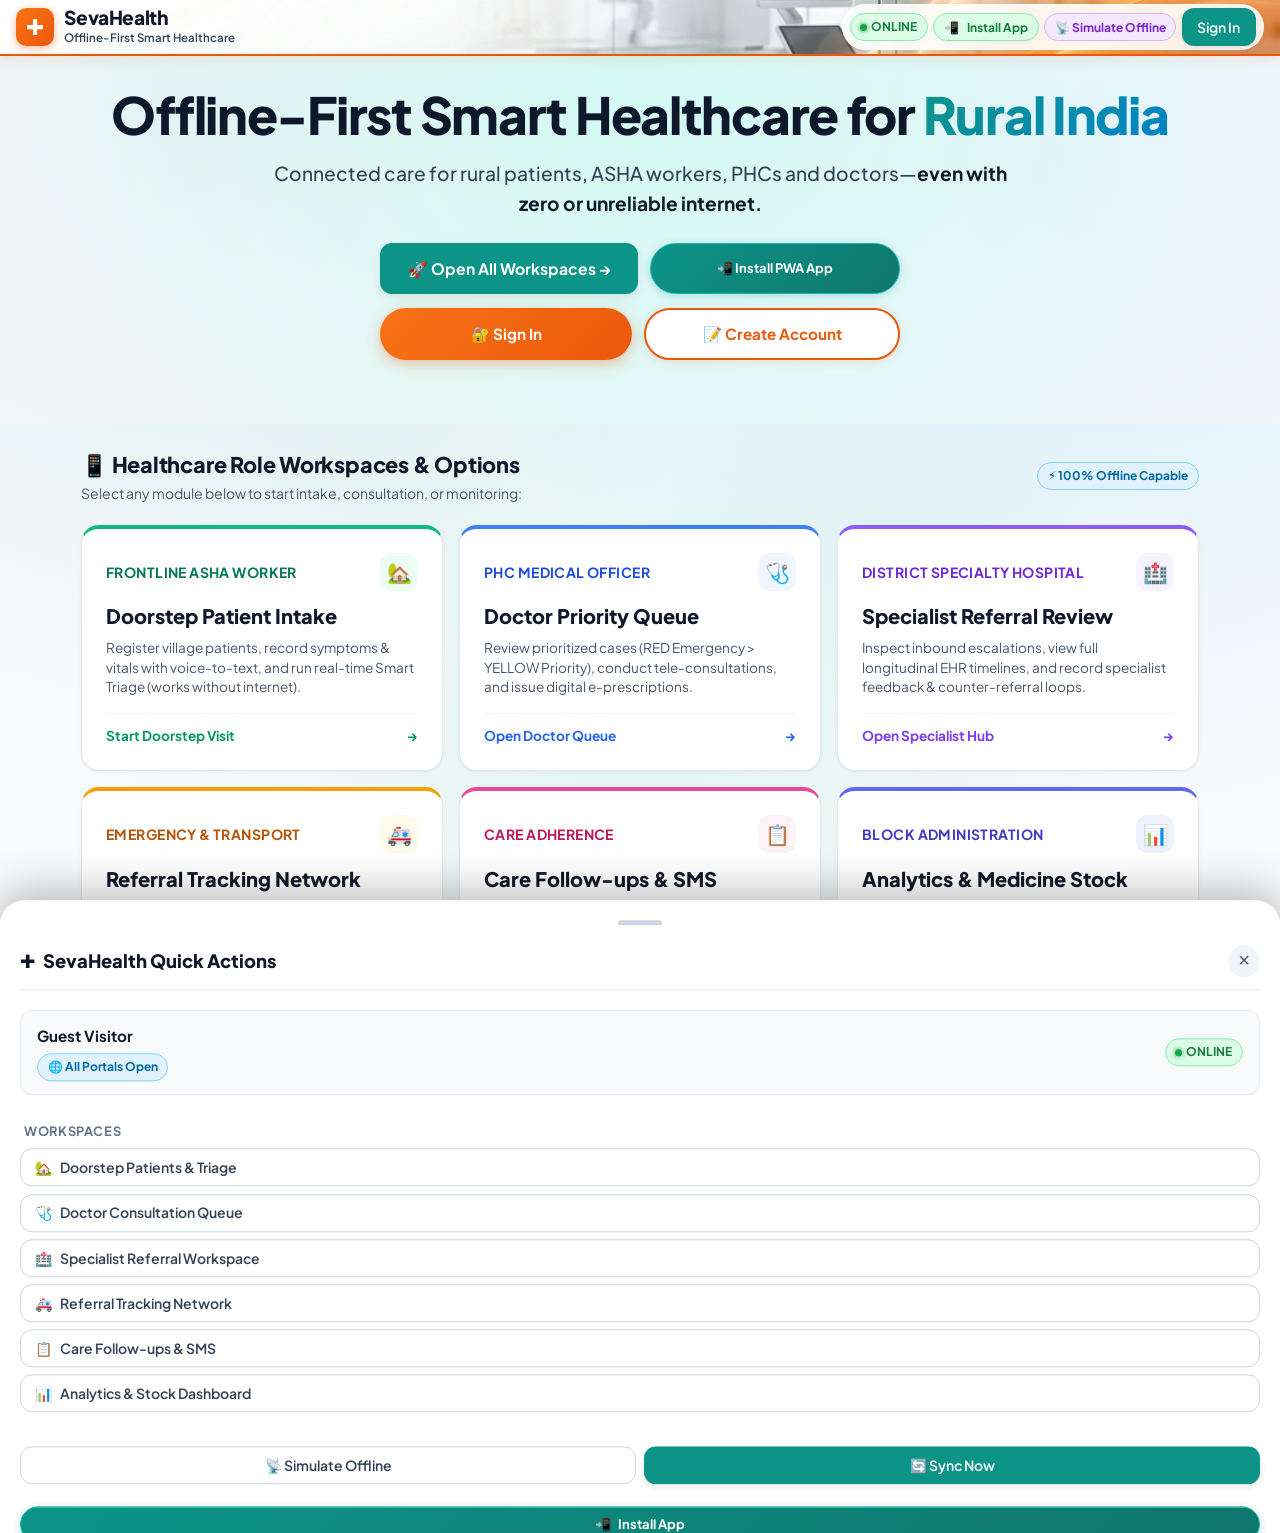
<file: frontend/index.html>
<!DOCTYPE html>
<html lang="en">
<head>
  <meta charset="UTF-8">
  <meta name="viewport" content="width=device-width, initial-scale=1.0, maximum-scale=1.0, user-scalable=no, viewport-fit=cover">
  <title>SevaHealth - Offline-First Smart Healthcare for Rural India</title>
  <meta name="description" content="Connected care for rural patients, ASHA workers, PHCs and doctors—even with unreliable internet.">
  <link rel="manifest" href="manifest.json">
  <link rel="icon" type="image/png" sizes="192x192" href="icons/icon-192.png">
  <link rel="apple-touch-icon" href="icons/icon-192.png">
  <meta name="theme-color" content="#ea580c">
  <meta name="apple-mobile-web-app-capable" content="yes">
  <meta name="apple-mobile-web-app-status-bar-style" content="default">
  <link rel="preconnect" href="https://fonts.googleapis.com">
  <link rel="preconnect" href="https://fonts.gstatic.com" crossorigin>
  <link href="https://fonts.googleapis.com/css2?family=Plus+Jakarta+Sans:wght@400;500;600;700;800&display=swap" rel="stylesheet">
  <link rel="stylesheet" href="css/style.css?v=4.2.0">
</head>
<body class="page-landing">

  <!-- Top Navigation Header (Mobile App Bar) -->
  <header class="site-header">
    <div class="header-container">
      <a href="index.html" class="brand">
        <div class="brand-icon" style="background: linear-gradient(135deg, #f97316, #ea580c) !important; color: #ffffff !important; box-shadow: 0 2px 8px rgba(234, 88, 12, 0.4) !important;">✚</div>
        <div class="brand-text">
          <h1 data-i18n="app_title">SevaHealth</h1>
          <span data-i18n="app_subtitle">Offline-First Smart Healthcare</span>
        </div>
      </a>

      <div class="header-controls">
        <span id="network-status-badge" class="badge badge-status-online">
          <span class="badge-status-dot status-online"></span>
          <span>ONLINE</span>
        </span>

        <!-- Desktop Only Buttons -->
        <div class="desktop-only-header" style="display: inline-flex; align-items: center; gap: 0.35rem;">
          <button id="btn-install-pwa" class="btn btn-outline btn-sm btn-pwa-pill" onclick="triggerPWAInstall()" title="Install SevaHealth App for offline use">
            <span>📲</span> <span data-i18n="btn_install_app">Install App</span>
          </button>

          <button id="btn-toggle-offline-demo" class="btn btn-outline btn-sm" onclick="toggleSimulatedOffline()">
            📡 Simulate Offline
          </button>

          <a href="login.html" class="btn btn-primary btn-sm" data-i18n="sign_in">Sign In &rarr;</a>
        </div>

        <!-- Mobile Hamburger Menu Button -->
        <button id="btn-mobile-menu" class="btn-mobile-menu" aria-label="Open Actions Menu">
          <span>☰</span>
        </button>
      </div>
    </div>
  </header>

  <!-- Hero & All Options Grid -->
  <main>
    <section style="padding: 1.75rem 1rem 2rem; background: radial-gradient(circle at 50% 5%, rgba(204, 251, 241, 0.75) 0%, rgba(248, 250, 252, 0.5) 80%);">
      <div style="max-width: 1100px; margin: 0 auto; text-align: center;">

        <h1 style="font-size: clamp(1.75rem, 5vw, 3.2rem); font-weight: 800; color: var(--slate-900); line-height: 1.2; margin-bottom: 0.85rem; letter-spacing: -0.025em;">
          Offline-First Smart Healthcare for <span style="color: var(--primary); background: linear-gradient(135deg, var(--primary), #0284c7); -webkit-background-clip: text; -webkit-text-fill-color: transparent;">Rural India</span>
        </h1>

        <p style="font-size: clamp(0.95rem, 2.2vw, 1.2rem); color: var(--slate-700); max-width: 760px; margin: 0 auto 1.5rem; line-height: 1.55; font-weight: 500;">
          Connected care for rural patients, ASHA workers, PHCs and doctors—<strong style="color: var(--slate-900);">even with zero or unreliable internet.</strong>
        </p>

        <!-- Quick Action Primary Buttons -->
        <div style="display: flex; flex-direction: column; align-items: center; gap: 0.85rem; margin-bottom: 2rem; width: 100%; max-width: 520px; margin-left: auto; margin-right: auto;">
          <div style="display: flex; gap: 0.75rem; justify-content: center; flex-wrap: wrap; width: 100%;">
            <a href="login.html?tab=login" class="btn btn-primary" style="padding: 0.75rem 1.5rem; font-weight: 700; flex: 1; min-width: 170px; text-align: center;">
              🚀 Open All Workspaces &rarr;
            </a>
            <button class="btn btn-install-app" onclick="triggerPWAInstall()" style="padding: 0.75rem 1.25rem; flex: 1; min-width: 150px;">
              📲 Install PWA App
            </button>
          </div>
          
          <div style="display: flex; gap: 0.75rem; justify-content: center; flex-wrap: wrap; width: 100%;">
            <a href="login.html?tab=login" class="btn" style="flex: 1; min-width: 140px; padding: 0.75rem 1.25rem; font-weight: 700; background: linear-gradient(135deg, #f97316, #ea580c); color: #ffffff; border-radius: 9999px; text-decoration: none; display: inline-flex; align-items: center; justify-content: center; gap: 0.4rem; box-shadow: 0 4px 14px rgba(234, 88, 12, 0.35); font-size: 0.95rem; border: none;">
              🔐 Sign In
            </a>
            <a href="login.html?tab=register" class="btn" style="flex: 1; min-width: 150px; padding: 0.75rem 1.25rem; font-weight: 700; background: #ffffff; color: #ea580c; border: 2px solid #ea580c; border-radius: 9999px; text-decoration: none; display: inline-flex; align-items: center; justify-content: center; gap: 0.4rem; box-shadow: 0 2px 8px rgba(234, 88, 12, 0.15); font-size: 0.95rem;">
              📝 Create Account
            </a>
          </div>
        </div>

      </div>
    </section>

    <!-- App Module Options Section (Grid like Play Store / Amazon App Hub) -->
    <section style="max-width: 1150px; margin: 0 auto; padding: 1.5rem 1rem 3rem;">
      <div style="display: flex; justify-content: space-between; align-items: center; margin-bottom: 1.25rem; flex-wrap: wrap; gap: 0.5rem;">
        <div>
          <h2 style="font-size: 1.35rem; font-weight: 800; color: var(--slate-900); letter-spacing: -0.01em;">
            📱 Healthcare Role Workspaces &amp; Options
          </h2>
          <p style="font-size: 0.875rem; color: var(--slate-600);">
            Select any module below to start intake, consultation, or monitoring:
          </p>
        </div>
        <span class="badge badge-primary">⚡ 100% Offline Capable</span>
      </div>

      <!-- 6 Primary Options Tiles -->
      <div class="cards-grid" style="grid-template-columns: repeat(auto-fit, minmax(280px, 1fr)); gap: 1rem; margin-bottom: 2.5rem;">
        
        <!-- Option 1: Doorstep Intake -->
        <a href="patient.html" class="stat-card" style="text-decoration: none; border-top: 4px solid #10b981; display: flex; flex-direction: column;">
          <div class="stat-card-header">
            <span class="stat-title" style="color: #047857;">Frontline ASHA Worker</span>
            <div class="stat-icon" style="background: #ecfdf5; color: #10b981;">🏡</div>
          </div>
          <div style="font-size: 1.25rem; font-weight: 800; color: var(--slate-900); margin-bottom: 0.35rem;">
            Doorstep Patient Intake
          </div>
          <p style="font-size: 0.85rem; color: var(--slate-600); line-height: 1.45; margin-bottom: 1rem; flex: 1;">
            Register village patients, record symptoms &amp; vitals with voice-to-text, and run real-time Smart Triage (works without internet).
          </p>
          <div style="display: flex; align-items: center; justify-content: space-between; font-size: 0.85rem; font-weight: 700; color: #059669; border-top: 1px solid var(--slate-100); padding-top: 0.65rem;">
            <span>Start Doorstep Visit</span>
            <span>&rarr;</span>
          </div>
        </a>

        <!-- Option 2: Doctor Queue -->
        <a href="doctor.html" class="stat-card" style="text-decoration: none; border-top: 4px solid #3b82f6; display: flex; flex-direction: column;">
          <div class="stat-card-header">
            <span class="stat-title" style="color: #1d4ed8;">PHC Medical Officer</span>
            <div class="stat-icon" style="background: #eff6ff; color: #3b82f6;">🩺</div>
          </div>
          <div style="font-size: 1.25rem; font-weight: 800; color: var(--slate-900); margin-bottom: 0.35rem;">
            Doctor Priority Queue
          </div>
          <p style="font-size: 0.85rem; color: var(--slate-600); line-height: 1.45; margin-bottom: 1rem; flex: 1;">
            Review prioritized cases (RED Emergency &gt; YELLOW Priority), conduct tele-consultations, and issue digital e-prescriptions.
          </p>
          <div style="display: flex; align-items: center; justify-content: space-between; font-size: 0.85rem; font-weight: 700; color: #2563eb; border-top: 1px solid var(--slate-100); padding-top: 0.65rem;">
            <span>Open Doctor Queue</span>
            <span>&rarr;</span>
          </div>
        </a>

        <!-- Option 3: Specialist Portal -->
        <a href="specialist.html" class="stat-card" style="text-decoration: none; border-top: 4px solid #8b5cf6; display: flex; flex-direction: column;">
          <div class="stat-card-header">
            <span class="stat-title" style="color: #6d28d9;">District Specialty Hospital</span>
            <div class="stat-icon" style="background: #f5f3ff; color: #8b5cf6;">🏥</div>
          </div>
          <div style="font-size: 1.25rem; font-weight: 800; color: var(--slate-900); margin-bottom: 0.35rem;">
            Specialist Referral Review
          </div>
          <p style="font-size: 0.85rem; color: var(--slate-600); line-height: 1.45; margin-bottom: 1rem; flex: 1;">
            Inspect inbound escalations, view full longitudinal EHR timelines, and record specialist feedback &amp; counter-referral loops.
          </p>
          <div style="display: flex; align-items: center; justify-content: space-between; font-size: 0.85rem; font-weight: 700; color: #7c3aed; border-top: 1px solid var(--slate-100); padding-top: 0.65rem;">
            <span>Open Specialist Hub</span>
            <span>&rarr;</span>
          </div>
        </a>

        <!-- Option 4: Tracked Referrals -->
        <a href="referrals.html" class="stat-card" style="text-decoration: none; border-top: 4px solid #f59e0b; display: flex; flex-direction: column;">
          <div class="stat-card-header">
            <span class="stat-title" style="color: #b45309;">Emergency &amp; Transport</span>
            <div class="stat-icon" style="background: #fffbeb; color: #f59e0b;">🚑</div>
          </div>
          <div style="font-size: 1.25rem; font-weight: 800; color: var(--slate-900); margin-bottom: 0.35rem;">
            Referral Tracking Network
          </div>
          <p style="font-size: 0.85rem; color: var(--slate-600); line-height: 1.45; margin-bottom: 1rem; flex: 1;">
            End-to-end tracked escalation: Sub-Centre &rarr; PHC &rarr; District Hospital &rarr; Home Follow-up with zero lost cases.
          </p>
          <div style="display: flex; align-items: center; justify-content: space-between; font-size: 0.85rem; font-weight: 700; color: #d97706; border-top: 1px solid var(--slate-100); padding-top: 0.65rem;">
            <span>Track All Referrals</span>
            <span>&rarr;</span>
          </div>
        </a>

        <!-- Option 5: Follow-ups & SMS -->
        <a href="followups.html" class="stat-card" style="text-decoration: none; border-top: 4px solid #ec4899; display: flex; flex-direction: column;">
          <div class="stat-card-header">
            <span class="stat-title" style="color: #be185d;">Care Adherence</span>
            <div class="stat-icon" style="background: #fdf2f8; color: #ec4899;">📋</div>
          </div>
          <div style="font-size: 1.25rem; font-weight: 800; color: var(--slate-900); margin-bottom: 0.35rem;">
            Care Follow-ups &amp; SMS
          </div>
          <p style="font-size: 0.85rem; color: var(--slate-600); line-height: 1.45; margin-bottom: 1rem; flex: 1;">
            Schedule post-consultation home visits and trigger automated bilingual SMS reminders (English &amp; Telugu).
          </p>
          <div style="display: flex; align-items: center; justify-content: space-between; font-size: 0.85rem; font-weight: 700; color: #db2777; border-top: 1px solid var(--slate-100); padding-top: 0.65rem;">
            <span>View Follow-up Tasks</span>
            <span>&rarr;</span>
          </div>
        </a>

        <!-- Option 6: Administrator Dashboard -->
        <a href="dashboard.html" class="stat-card" style="text-decoration: none; border-top: 4px solid #6366f1; display: flex; flex-direction: column;">
          <div class="stat-card-header">
            <span class="stat-title" style="color: #4338ca;">Block Administration</span>
            <div class="stat-icon" style="background: #eef2ff; color: #6366f1;">📊</div>
          </div>
          <div style="font-size: 1.25rem; font-weight: 800; color: var(--slate-900); margin-bottom: 0.35rem;">
            Analytics &amp; Medicine Stock
          </div>
          <p style="font-size: 0.85rem; color: var(--slate-600); line-height: 1.45; margin-bottom: 1rem; flex: 1;">
            Executive overview of village health metrics, high-risk flags, PHC drug inventory, and offline sync health.
          </p>
          <div style="display: flex; align-items: center; justify-content: space-between; font-size: 0.85rem; font-weight: 700; color: #4f46e5; border-top: 1px solid var(--slate-100); padding-top: 0.65rem;">
            <span>Open Analytics Dashboard</span>
            <span>&rarr;</span>
          </div>
        </a>

      </div>

      <!-- Care Journey Visual Flow Diagram -->
      <div id="care-journey" style="background: var(--white); border: 1.5px solid var(--slate-200); border-radius: var(--radius-lg); padding: 1.75rem 1.25rem; box-shadow: var(--shadow-sm); margin-bottom: 2rem;">
        <h3 style="font-size: 1.1rem; text-transform: uppercase; letter-spacing: 0.05em; color: var(--slate-600); margin-bottom: 1rem; font-weight: 800; text-align: center;">
          🌟 Seamless Rural Care Journey (Continuous Loop)
        </h3>

        <div class="flow-diagram">
          <div class="flow-step"><span>🏡</span> Doorstep Patient</div>
          <div class="flow-arrow">&rarr;</div>
          <div class="flow-step"><span>🩺</span> ASHA Worker (Offline)</div>
          <div class="flow-arrow">&rarr;</div>
          <div class="flow-step"><span style="color:var(--risk-red);">⚡</span> Smart Triage</div>
          <div class="flow-arrow">&rarr;</div>
          <div class="flow-step"><span>👨‍⚕️</span> PHC Doctor Consult</div>
          <div class="flow-arrow">&rarr;</div>
          <div class="flow-step"><span>🚑</span> Tracked Referral</div>
          <div class="flow-arrow">&rarr;</div>
          <div class="flow-step"><span>📋</span> Home Follow-up</div>
        </div>

        <p style="font-size: 0.95rem; color: var(--primary-dark); font-weight: 700; margin-top: 1rem; text-align: center;">
          &ldquo;Care continues even when the internet does not.&rdquo;
        </p>
      </div>

    </section>
  </main>

  <!-- Mobile Actions Drawer & Backdrop -->
  <div id="mobile-drawer-backdrop" class="mobile-drawer-backdrop"></div>
  <div id="mobile-actions-drawer" class="mobile-actions-drawer">
    <div class="mobile-drawer-handle"></div>
    <div class="mobile-drawer-header">
      <div class="mobile-drawer-title">
        <span>✚</span> <span>SevaHealth Quick Actions</span>
      </div>
      <button id="mobile-drawer-close" class="mobile-drawer-close">&times;</button>
    </div>
    <div class="mobile-drawer-body">
      
      <!-- User / Guest Card -->
      <div class="mobile-drawer-user-card">
        <div>
          <strong id="mobile-user-name" style="display: block; font-size: 0.95rem; color: var(--slate-900);">Guest Visitor</strong>
          <span id="mobile-user-role-badge" class="badge badge-primary" style="margin-top: 0.25rem;">🌐 All Portals Open</span>
        </div>
        <span id="mobile-network-status-badge" class="badge badge-status-online">
          <span class="badge-status-dot status-online"></span>
          <span>ONLINE</span>
        </span>
      </div>

      <!-- Quick Links to All 6 Options -->
      <div style="display: flex; flex-direction: column; gap: 0.45rem; margin: 0.75rem 0;">
        <strong style="font-size: 0.8rem; text-transform: uppercase; color: var(--slate-500); letter-spacing: 0.05em; padding-left: 0.25rem;">Workspaces</strong>
        <a href="patient.html" class="btn btn-outline btn-sm btn-block" style="justify-content: flex-start; text-align: left;">
          <span>🏡</span> <span>Doorstep Patients &amp; Triage</span>
        </a>
        <a href="doctor.html" class="btn btn-outline btn-sm btn-block" style="justify-content: flex-start; text-align: left;">
          <span>🩺</span> <span>Doctor Consultation Queue</span>
        </a>
        <a href="specialist.html" class="btn btn-outline btn-sm btn-block" style="justify-content: flex-start; text-align: left;">
          <span>🏥</span> <span>Specialist Referral Workspace</span>
        </a>
        <a href="referrals.html" class="btn btn-outline btn-sm btn-block" style="justify-content: flex-start; text-align: left;">
          <span>🚑</span> <span>Referral Tracking Network</span>
        </a>
        <a href="followups.html" class="btn btn-outline btn-sm btn-block" style="justify-content: flex-start; text-align: left;">
          <span>📋</span> <span>Care Follow-ups &amp; SMS</span>
        </a>
        <a href="dashboard.html" class="btn btn-outline btn-sm btn-block" style="justify-content: flex-start; text-align: left;">
          <span>📊</span> <span>Analytics &amp; Stock Dashboard</span>
        </a>
      </div>

      <!-- Offline Controls -->
      <div style="display: grid; grid-template-columns: 1fr 1fr; gap: 0.5rem; margin-top: 0.5rem;">
        <button id="mobile-btn-toggle-offline" class="btn btn-outline btn-sm btn-block" onclick="toggleSimulatedOffline()">
          📡 Simulate Offline
        </button>
        <button id="mobile-btn-sync-now" class="btn btn-primary btn-sm btn-block" onclick="syncPendingRecords()">
          🔄 Sync Now
        </button>
      </div>

      <button class="btn btn-install-app btn-block" onclick="triggerPWAInstall()" style="margin-top: 0.5rem;">
        <span>📲</span> <span data-i18n="btn_install_app">Install SevaHealth App</span>
      </button>

      <a href="login.html" class="btn btn-primary btn-block" style="margin-top: 0.5rem;">
        🔑 Sign In / Switch Role &rarr;
      </a>
    </div>
  </div>



  <!-- Footer -->
  <footer style="background: var(--white); border-top: 1px solid var(--slate-200); padding: 1.5rem; text-align: center; font-size: 0.85rem; color: var(--slate-500); margin-top: auto;">
    <p>&copy; 2026 <strong>SevaHealth</strong> &bull; Offline-First Smart Healthcare for Rural India</p>
  </footer>

  <script src="js/api.js?v=4.2.0"></script>
  <script src="js/i18n.js?v=4.2.0"></script>
  <script src="js/offline.js?v=4.2.0"></script>
  <script src="js/auth.js?v=4.2.0"></script>
</body>
</html>
</file>
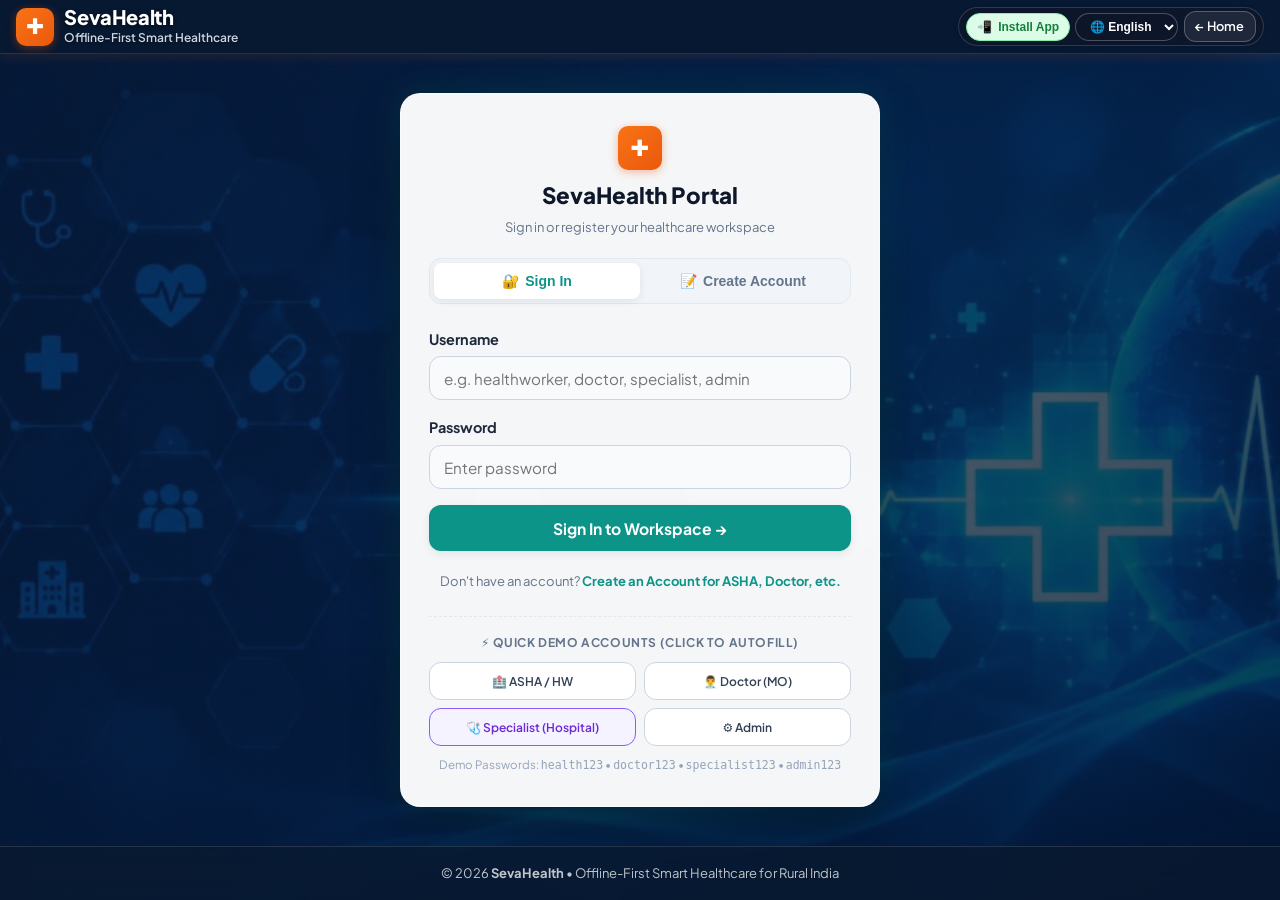
<file: frontend/dashboard.html>
<!DOCTYPE html>
<html lang="en">
<head>
  <meta charset="UTF-8">
  <meta name="viewport" content="width=device-width, initial-scale=1.0, maximum-scale=1.0, user-scalable=no, viewport-fit=cover">
  <title>Dashboard - SevaHealth</title>
  <meta name="description" content="Operational rural healthcare dashboard.">
  <link rel="manifest" href="manifest.json">
  <link rel="icon" type="image/png" sizes="192x192" href="icons/icon-192.png">
  <link rel="apple-touch-icon" href="icons/icon-192.png">
  <meta name="theme-color" content="#ea580c">
  <meta name="apple-mobile-web-app-capable" content="yes">
  <meta name="apple-mobile-web-app-status-bar-style" content="default">
  <link rel="preconnect" href="https://fonts.googleapis.com">
  <link rel="preconnect" href="https://fonts.gstatic.com" crossorigin>
  <link href="https://fonts.googleapis.com/css2?family=Plus+Jakarta+Sans:wght@400;500;600;700;800&display=swap" rel="stylesheet">
  <link rel="stylesheet" href="css/style.css?v=4.2.0">
</head>
<body class="page-dashboard">

  <!-- Top Navigation Header -->
  <header class="site-header">
    <div class="header-container">
      <a href="dashboard.html" class="brand">
        <div class="brand-icon" style="background: linear-gradient(135deg, #f97316, #ea580c) !important; color: #ffffff !important; box-shadow: 0 2px 8px rgba(234, 88, 12, 0.4) !important;">✚</div>
        <div class="brand-text">
          <h1 data-i18n="app_title">SevaHealth</h1>
          <span data-i18n="app_subtitle">Offline-First Smart Healthcare</span>
        </div>
      </a>

      <div class="header-controls">
        <span id="network-status-badge" class="badge badge-status-online">
          <span class="badge-status-dot status-online"></span>
          <span>ONLINE</span>
        </span>

        <div class="desktop-only-header" style="display: inline-flex; align-items: center; gap: 0.35rem;">
          <button id="btn-install-pwa" class="btn btn-outline btn-sm btn-pwa-pill" onclick="triggerPWAInstall()" title="Install SevaHealth App for offline use">
            <span>✓</span> <span data-i18n="app_installed">Installed</span>
          </button>

          <button id="btn-toggle-offline-demo" class="btn btn-outline btn-sm" onclick="toggleSimulatedOffline()">
            📡 Simulate Offline
          </button>

          <span id="sync-status-indicator" class="badge badge-primary">☁️ All synced</span>
          <button id="btn-sync-now" class="btn btn-primary btn-sm" onclick="syncPendingRecords()" data-i18n="sync_now">🔄 Sync Now</button>

          <span id="user-role-badge" class="badge badge-admin">⚙️ Administrator</span>
          <button id="btn-logout" class="btn btn-danger-outline btn-sm" onclick="logout()" data-i18n="sign_out">↪ Sign Out</button>
        </div>

        <button id="btn-mobile-menu" class="btn-mobile-menu" aria-label="Open Actions Menu">
          <span>☰</span>
        </button>
      </div>
    </div>
  </header>

  <!-- Mobile Horizontal Subnav Strip (Visible on mobile screens) -->
  <nav class="mobile-subnav-strip">
    <a href="dashboard.html" class="mobile-subnav-item active">
      <span>📊</span> <span data-i18n="nav_dashboard">Dashboard</span>
    </a>
    <a href="patient.html" class="mobile-subnav-item">
      <span>🏡</span> <span data-i18n="nav_patients">Doorstep Visit</span>
    </a>
    <a href="doctor.html" class="mobile-subnav-item">
      <span>🩺</span> <span data-i18n="nav_doctor_queue">Doctor Queue</span>
    </a>
    <a href="specialist.html" class="mobile-subnav-item">
      <span>🔬</span> <span>Specialist</span>
    </a>
    <a href="referrals.html" class="mobile-subnav-item">
      <span>🚑</span> <span data-i18n="nav_referrals">Referrals</span>
    </a>
  </nav>

  <!-- App Layout -->
  <div class="app-layout">

    <!-- Sidebar Navigation -->
    <aside class="app-sidebar">
      <nav class="sidebar-nav">
        <a href="dashboard.html" class="nav-link active">
          <span>📊</span> <span data-i18n="nav_dashboard">Dashboard</span>
        </a>
        <a href="patient.html" class="nav-link">
          <span>🏡</span> <span data-i18n="nav_patients">Patients &amp; Doorstep</span>
        </a>
        <a href="doctor.html" class="nav-link">
          <span>🩺</span> <span data-i18n="nav_doctor_queue">Doctor Queue</span>
        </a>
        <a href="referrals.html" class="nav-link">
          <span>🚑</span> <span data-i18n="nav_referrals">Referrals</span>
        </a>
        <a href="followups.html" class="nav-link">
          <span>📋</span> <span data-i18n="nav_followups">Follow-ups</span>
        </a>
      </nav>

      <!-- Offline Info Card in Sidebar -->
      <div style="margin-top: auto; padding: 1rem; background: var(--slate-50); border-top: 1px solid var(--slate-200); font-size: 0.75rem; color: var(--slate-600);">
        <p><strong>💡 Offline Architecture:</strong></p>
        <p>PWA Service Worker + IndexedDB store records locally without network. Instant automatic sync on reconnect.</p>
      </div>
    </aside>

    <!-- Main Workspace -->
    <main class="app-main-content">

      <!-- Welcome Banner -->
      <div class="welcome-banner">
        <div>
          <h2 style="font-size: 1.4rem; font-weight: 800;">
            <span data-i18n="welcome">Welcome</span>, <span id="banner-user-name">Healthcare Worker</span>
          </h2>
          <p style="color: var(--slate-300); font-size: 0.875rem; margin-top: 0.2rem;">
            Primary Health Centre: <strong id="banner-facility" style="color: #5eead4;">Chirala PHC</strong>
          </p>
        </div>
        <div class="banner-pill">
          <span id="banner-user-role">Role</span>
        </div>
      </div>

      <!-- Role-Specific Action Banners -->
      
      <!-- ASHA Quick Action -->
      <div id="asha-quick-actions" style="display: none; background: linear-gradient(135deg, #0d9488, #0f766e); color: white; padding: 1.25rem 1.5rem; border-radius: var(--radius-lg); margin-bottom: 1.75rem; box-shadow: var(--shadow-sm);">
        <div style="display: flex; justify-content: space-between; align-items: center; flex-wrap: wrap; gap: 1rem;">
          <div>
            <h3 style="font-size: 1.15rem; font-weight: 700;">🏡 ASHA Doorstep Health Visit</h3>
            <p style="font-size: 0.875rem; opacity: 0.9;">Perform intake, record vitals, and run rule-based Smart Triage directly at patient home (works 100% offline).</p>
          </div>
          <a href="patient.html" class="btn" style="background: white; color: var(--primary-dark); font-weight: 700;">
            + Start Doorstep Visit &rarr;
          </a>
        </div>
      </div>

      <!-- Doctor Quick Action -->
      <div id="doctor-quick-actions" style="display: none; background: linear-gradient(135deg, #1e40af, #1e3a8a); color: white; padding: 1.25rem 1.5rem; border-radius: var(--radius-lg); margin-bottom: 1.75rem; box-shadow: var(--shadow-sm);">
        <div style="display: flex; justify-content: space-between; align-items: center; flex-wrap: wrap; gap: 1rem;">
          <div>
            <h3 style="font-size: 1.15rem; font-weight: 700;">🩺 Doctor Consultation Queue</h3>
            <p style="font-size: 0.875rem; opacity: 0.9;">Review prioritized triage cases (RED Emergency &gt; YELLOW Priority), open tele-consultations, and issue prescriptions.</p>
          </div>
          <a href="doctor.html" class="btn" style="background: white; color: #1e40af; font-weight: 700;">
            Open Doctor Queue &rarr;
          </a>
        </div>
      </div>

      <!-- Specialist Quick Action -->
      <div id="specialist-quick-actions" style="display: none; background: linear-gradient(135deg, #6d28d9, #4c1d95); color: white; padding: 1.25rem 1.5rem; border-radius: var(--radius-lg); margin-bottom: 1.75rem; box-shadow: var(--shadow-sm);">
        <div style="display: flex; justify-content: space-between; align-items: center; flex-wrap: wrap; gap: 1rem;">
          <div>
            <h3 style="font-size: 1.15rem; font-weight: 700;">🩺 Specialist Referral Workspace</h3>
            <p style="font-size: 0.875rem; opacity: 0.9;">Inspect inbound referred patients, view complete longitudinal EHR records, and provide specialist feedback.</p>
          </div>
          <a href="specialist.html" class="btn" style="background: white; color: #6d28d9; font-weight: 700;">
            Open Specialist Queue &rarr;
          </a>
        </div>
      </div>

      <!-- Admin Quick Action -->
      <div id="admin-quick-actions" style="display: none; background: linear-gradient(135deg, #4f46e5, #4338ca); color: white; padding: 1.25rem 1.5rem; border-radius: var(--radius-lg); margin-bottom: 1.75rem; box-shadow: var(--shadow-sm);">
        <div style="display: flex; justify-content: space-between; align-items: center; flex-wrap: wrap; gap: 1rem;">
          <div>
            <h3 style="font-size: 1.15rem; font-weight: 700;">🏢 Block Health Administration &amp; Facility Oversight</h3>
            <p style="font-size: 0.875rem; opacity: 0.9;">Monitor PHC medicine supply inventory, cross-facility specialist referral loops, and Sub-Centre offline sync health.</p>
          </div>
          <a href="referrals.html" class="btn" style="background: white; color: #4338ca; font-weight: 700;">
            Monitor Referral Network &rarr;
          </a>
        </div>
      </div>

      <!-- KPI Cards Grid (Role-Filtered) -->
      <div class="cards-grid">
        
        <!-- Total Patients (ASHA / Doctor / Specialist / Admin) -->
        <div class="stat-card card-asha card-doctor card-specialist card-admin" id="card-stat-patients">
          <div class="stat-card-header">
            <span class="stat-title" data-i18n="stat_total_patients">Total Patients</span>
            <div class="stat-icon" style="background: #eff6ff; color: #3b82f6;">👥</div>
          </div>
          <div class="stat-value" id="stat-total-patients">0</div>
          <div class="stat-footer">Registered in rural cluster</div>
        </div>

        <!-- Today's Visits (ASHA Only) -->
        <div class="stat-card card-asha" id="card-stat-visits">
          <div class="stat-card-header">
            <span class="stat-title" data-i18n="stat_today_visits">Today's Visits</span>
            <div class="stat-icon" style="background: #ecfdf5; color: #10b981;">🏡</div>
          </div>
          <div class="stat-value" id="stat-today-visits">0</div>
          <div class="stat-footer">Doorstep intakes recorded</div>
        </div>

        <!-- Waiting Patients (Doctor Only) -->
        <div class="stat-card card-doctor" id="card-stat-waiting">
          <div class="stat-card-header">
            <span class="stat-title" data-i18n="stat_waiting_patients">Waiting Patients</span>
            <div class="stat-icon" style="background: #fffbeb; color: #f59e0b;">⏳</div>
          </div>
          <div class="stat-value" id="stat-waiting-patients">0</div>
          <div class="stat-footer">In doctor triage queue</div>
        </div>

        <!-- High Risk RED (ASHA / Doctor / Specialist / Admin) -->
        <div class="stat-card card-asha card-doctor card-specialist card-admin" id="card-stat-red">
          <div class="stat-card-header">
            <span class="stat-title" data-i18n="stat_high_risk">High-Risk (RED)</span>
            <div class="stat-icon" style="background: #fef2f2; color: #ef4444;">🚨</div>
          </div>
          <div class="stat-value" id="stat-high-risk" style="color: var(--risk-red);">0</div>
          <div class="stat-footer">Emergency attention flagged</div>
        </div>

        <!-- Pending Referrals (ASHA / Doctor / Specialist / Admin) -->
        <div class="stat-card card-asha card-doctor card-specialist card-admin" id="card-stat-referrals">
          <div class="stat-card-header">
            <span class="stat-title" data-i18n="stat_pending_referrals">Pending Referrals</span>
            <div class="stat-icon" style="background: #f0fdfa; color: #0d9488;">🚑</div>
          </div>
          <div class="stat-value" id="stat-pending-referrals">0</div>
          <div class="stat-footer">Escalated to specialty hospital</div>
        </div>

        <!-- Follow-ups Due (Doctor / Admin) -->
        <div class="stat-card card-doctor card-admin" id="card-stat-followups">
          <div class="stat-card-header">
            <span class="stat-title" data-i18n="stat_followups_due">Follow-ups Due</span>
            <div class="stat-icon" style="background: #f5f3ff; color: #8b5cf6;">📋</div>
          </div>
          <div class="stat-value" id="stat-followups-due">0</div>
          <div class="stat-footer">Home visits scheduled</div>
        </div>

      </div>

      <!-- Recent Patients Section -->
      <div style="background: var(--white); border-radius: var(--radius-lg); border: 1px solid var(--slate-200); padding: 1.5rem; margin-bottom: 2rem; box-shadow: var(--shadow-xs);">
        <div style="display: flex; justify-content: space-between; align-items: center; margin-bottom: 1rem;">
          <h3 style="font-size: 1.15rem; font-weight: 700; color: var(--slate-900);">Recent Doorstep Intakes &amp; Triage</h3>
          <a href="patient.html" class="btn btn-outline btn-sm">View All Patients &rarr;</a>
        </div>

        <div class="table-responsive">
          <table class="data-table">
            <thead>
              <tr>
                <th>Patient ID</th>
                <th>Patient Name</th>
                <th>Village</th>
                <th>Triage Risk</th>
                <th>Vitals</th>
                <th>Care Record</th>
              </tr>
            </thead>
            <tbody id="recent-patients-body">
              <tr><td colspan="6" style="text-align: center; padding: 1.5rem;">Loading data...</td></tr>
            </tbody>
          </table>
        </div>
      </div>

      <!-- Admin PHC Medicine Inventory Section -->
      <div id="admin-inventory-section" style="display: none; background: var(--white); border-radius: var(--radius-lg); border: 1px solid var(--slate-200); padding: 1.5rem; box-shadow: var(--shadow-xs);">
        <h3 style="font-size: 1.15rem; font-weight: 700; color: var(--slate-900); margin-bottom: 1rem;">
          💊 PHC Essential Medicine Availability
        </h3>
        <div class="table-responsive">
          <table class="data-table">
            <thead>
              <tr>
                <th>Medicine Name</th>
                <th>Stock Count</th>
                <th>Availability Status</th>
              </tr>
            </thead>
            <tbody id="admin-meds-body"></tbody>
          </table>
        </div>
      </div>

    </main>
  </div>

  <!-- Mobile Actions Drawer & Backdrop -->
  <div id="mobile-drawer-backdrop" class="mobile-drawer-backdrop"></div>
  <div id="mobile-actions-drawer" class="mobile-actions-drawer">
    <div class="mobile-drawer-handle"></div>
    <div class="mobile-drawer-header">
      <div class="mobile-drawer-title">
        <span>✚</span> <span>SevaHealth Quick Actions</span>
      </div>
      <button id="mobile-drawer-close" class="mobile-drawer-close">&times;</button>
    </div>
    <div class="mobile-drawer-body">
      <div class="mobile-drawer-user-card">
        <div>
          <strong id="mobile-user-name" style="display: block; font-size: 0.95rem; color: var(--slate-900);">User</strong>
          <span id="mobile-user-role-badge" class="badge badge-admin" style="margin-top: 0.25rem;">⚙️ Administrator</span>
        </div>
        <span id="mobile-network-status-badge" class="badge badge-status-online">
          <span class="badge-status-dot status-online"></span>
          <span>ONLINE</span>
        </span>
      </div>

      <div style="display: grid; grid-template-columns: 1fr 1fr; gap: 0.5rem;">
        <button id="mobile-btn-toggle-offline" class="btn btn-outline btn-sm btn-block" onclick="toggleSimulatedOffline()">
          📡 Simulate Offline
        </button>
        <button id="mobile-btn-sync-now" class="btn btn-primary btn-sm btn-block" onclick="syncPendingRecords()">
          🔄 Sync Now
        </button>
      </div>

      <!-- Navigation Links in Drawer -->
      <div style="display: flex; flex-direction: column; gap: 0.4rem; margin-top: 0.5rem; margin-bottom: 0.5rem;">
        <span style="font-size: 0.75rem; font-weight: 700; color: var(--slate-500); text-transform: uppercase; letter-spacing: 0.05em;">Workspaces</span>
        <a href="dashboard.html" class="drawer-nav-item active">
          <span>📊</span> <span data-i18n="nav_dashboard">Dashboard</span>
        </a>
        <a href="patient.html" class="drawer-nav-item">
          <span>🏡</span> <span data-i18n="nav_patients">Doorstep Patient Visit</span>
        </a>
        <a href="doctor.html" class="drawer-nav-item">
          <span>🩺</span> <span data-i18n="nav_doctor_queue">Doctor Queue</span>
        </a>
        <a href="specialist.html" class="drawer-nav-item">
          <span>🔬</span> <span>Specialist Workspace</span>
        </a>
        <a href="referrals.html" class="drawer-nav-item">
          <span>🚑</span> <span data-i18n="nav_referrals">Referrals Directory</span>
        </a>
      </div>

      <div style="display: flex; align-items: center; justify-content: space-between; padding: 0.65rem 0.85rem; background: var(--slate-50); border: 1px solid var(--slate-200); border-radius: var(--radius-md);">
        <span style="font-size: 0.85rem; font-weight: 600; color: var(--slate-600);">Offline Sync Queue:</span>
        <span id="mobile-sync-status-indicator" class="badge badge-primary">☁️ All synced</span>
      </div>

      <button class="btn btn-install-app btn-block" onclick="triggerPWAInstall()">
        <span>📲</span> <span data-i18n="btn_install_app">Install SevaHealth App</span>
      </button>

      <button id="btn-mobile-logout" class="btn btn-danger-outline btn-block" onclick="logout()" data-i18n="sign_out">
        ↪ Sign Out
      </button>
    </div>
  </div>



  <!-- Scripts -->
  <script src="js/api.js?v=4.2.0"></script>
  <script src="js/i18n.js?v=4.2.0"></script>
  <script src="js/offline.js?v=4.2.0"></script>
  <script src="js/auth.js?v=4.2.0"></script>
  <script src="js/dashboard.js?v=4.2.0"></script>
</body>
</html>
</file>
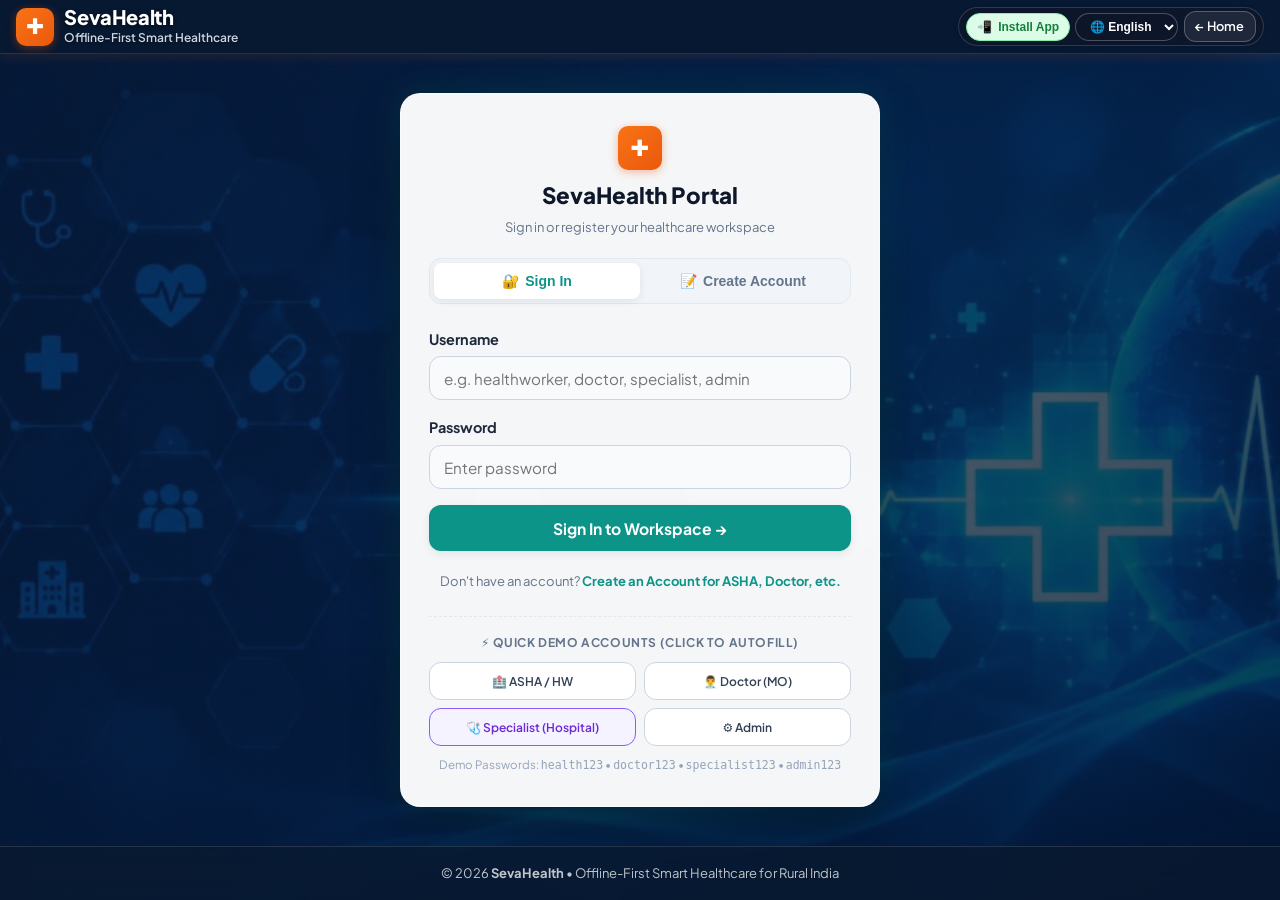
<file: frontend/doctor.html>
<!DOCTYPE html>
<html lang="en">
<head>
  <meta charset="UTF-8">
  <meta name="viewport" content="width=device-width, initial-scale=1.0, maximum-scale=1.0, user-scalable=no, viewport-fit=cover">
  <title>Doctor Workspace - SevaHealth</title>
  <meta name="description" content="Doctor prioritized queue review, tele-consultations, e-prescriptions, and specialist referrals.">
  <link rel="manifest" href="manifest.json">
  <link rel="icon" type="image/png" sizes="192x192" href="icons/icon-192.png">
  <link rel="apple-touch-icon" href="icons/icon-192.png">
  <meta name="theme-color" content="#ea580c">
  <meta name="apple-mobile-web-app-capable" content="yes">
  <meta name="apple-mobile-web-app-status-bar-style" content="default">
  <link rel="preconnect" href="https://fonts.googleapis.com">
  <link rel="preconnect" href="https://fonts.gstatic.com" crossorigin>
  <link href="https://fonts.googleapis.com/css2?family=Plus+Jakarta+Sans:wght@400;500;600;700;800&display=swap" rel="stylesheet">
  <link rel="stylesheet" href="css/style.css?v=4.2.0">
</head>
<body class="page-doctor">

  <!-- Top Navigation Header -->
  <header class="site-header">
    <div class="header-container">
      <a href="dashboard.html" class="brand">
        <div class="brand-icon" style="background: linear-gradient(135deg, #f97316, #ea580c) !important; color: #ffffff !important; box-shadow: 0 2px 8px rgba(234, 88, 12, 0.4) !important;">✚</div>
        <div class="brand-text">
          <h1 data-i18n="app_title">SevaHealth</h1>
          <span data-i18n="app_subtitle">Offline-First Smart Healthcare</span>
        </div>
      </a>

      <div class="header-controls">
        <span id="network-status-badge" class="badge badge-status-online">
          <span class="badge-status-dot status-online"></span>
          <span>ONLINE</span>
        </span>

        <div class="desktop-only-header" style="display: inline-flex; align-items: center; gap: 0.35rem;">
          <button id="btn-install-pwa" class="btn btn-outline btn-sm btn-pwa-pill" onclick="triggerPWAInstall()" title="Install SevaHealth App for offline use">
            <span>✓</span> <span data-i18n="app_installed">Installed</span>
          </button>

          <button id="btn-toggle-offline-demo" class="btn btn-outline btn-sm" onclick="toggleSimulatedOffline()">
            📡 Simulate Offline
          </button>

          <span id="sync-status-indicator" class="badge badge-primary">☁️ All synced</span>
          <button id="btn-sync-now" class="btn btn-primary btn-sm" onclick="syncPendingRecords()" data-i18n="sync_now">🔄 Sync Now</button>

          <span id="user-role-badge" class="badge badge-doctor">👨‍⚕️ Doctor</span>
          <button id="btn-logout" class="btn btn-danger-outline btn-sm" onclick="logout()" data-i18n="sign_out">↪ Sign Out</button>
        </div>

        <button id="btn-mobile-menu" class="btn-mobile-menu" aria-label="Open Actions Menu">
          <span>☰</span>
        </button>
      </div>
    </div>
  </header>

  <!-- Mobile Horizontal Subnav Strip (Visible on mobile screens) -->
  <nav class="mobile-subnav-strip">
    <a href="dashboard.html" class="mobile-subnav-item">
      <span>📊</span> <span data-i18n="nav_dashboard">Dashboard</span>
    </a>
    <a href="patient.html" class="mobile-subnav-item">
      <span>🏡</span> <span data-i18n="nav_patients">Doorstep Visit</span>
    </a>
    <a href="doctor.html" class="mobile-subnav-item active">
      <span>🩺</span> <span data-i18n="nav_doctor_queue">Doctor Queue</span>
    </a>
    <a href="specialist.html" class="mobile-subnav-item">
      <span>🔬</span> <span>Specialist</span>
    </a>
    <a href="referrals.html" class="mobile-subnav-item">
      <span>🚑</span> <span data-i18n="nav_referrals">Referrals</span>
    </a>
  </nav>

  <!-- App Layout -->
  <div class="app-layout">

    <!-- Sidebar Navigation -->
    <aside class="app-sidebar">
      <nav class="sidebar-nav">
        <a href="dashboard.html" class="nav-link">
          <span>📊</span> <span data-i18n="nav_dashboard">Dashboard</span>
        </a>
        <a href="patient.html" class="nav-link">
          <span>🏡</span> <span data-i18n="nav_patients">Patients &amp; Doorstep</span>
        </a>
        <a href="doctor.html" class="nav-link active">
          <span>🩺</span> <span data-i18n="nav_doctor_queue">Doctor Queue</span>
        </a>
        <a href="referrals.html" class="nav-link">
          <span>🚑</span> <span data-i18n="nav_referrals">Referrals</span>
        </a>
        <a href="followups.html" class="nav-link">
          <span>📋</span> <span data-i18n="nav_followups">Follow-ups</span>
        </a>
      </nav>
    </aside>

    <!-- Main Workspace -->
    <main class="app-main-content">

      <!-- Header Title & Legend -->
      <div class="workspace-card">
        <div style="display: flex; justify-content: space-between; align-items: center; flex-wrap: wrap; gap: 1rem;">
          <div>
            <h2 style="font-size: 1.4rem; font-weight: 800; color: var(--slate-900);">
              🩺 <span data-i18n="doctor_workspace">Doctor Consultation Workspace</span>
            </h2>
            <p style="font-size: 0.875rem; color: var(--slate-500);">
              Patients automatically prioritized by Smart Triage Acuity (RED Emergency &gt; YELLOW Priority &gt; GREEN Routine).
            </p>
          </div>

          <!-- Queue Acuity Legend -->
          <div style="display: flex; gap: 0.5rem; flex-wrap: wrap;">
            <span class="badge badge-risk-red">🚨 RED: Emergency</span>
            <span class="badge badge-risk-yellow">⚠️ YELLOW: Priority</span>
            <span class="badge badge-risk-green">✅ GREEN: Routine</span>
          </div>
        </div>

        <!-- Doctor View Tabs -->
        <div style="display: flex; gap: 0.75rem; margin-top: 1.25rem; border-top: 1px solid var(--slate-100); padding-top: 1rem; flex-wrap: wrap;">
          <button id="tab-waiting-queue" class="btn btn-primary btn-sm" onclick="switchDoctorTab('waiting')" style="flex: 1; min-width: 160px;">
            ⏳ Waiting Patient Queue
          </button>
          <button id="tab-completed-consults" class="btn btn-outline btn-sm" onclick="switchDoctorTab('completed')" style="flex: 1; min-width: 180px;">
            ✅ Completed Consultations &amp; Rx
          </button>
        </div>
      </div>

      <!-- Tab 1: Doctor Prioritized Queue Container -->
      <div id="doctor-queue-view">
        <div id="doctor-queue-container">
          <div style="text-align: center; padding: 2rem;">Loading doctor priority queue...</div>
        </div>
      </div>

      <!-- Tab 2: Completed Consultations Table -->
      <div id="doctor-completed-view" class="workspace-card" style="display: none;">
        <h3 style="font-size: 1.15rem; font-weight: 700; color: var(--slate-900); margin-bottom: 0.85rem;">
          📋 Completed Doctor Consultations &amp; Prescriptions
        </h3>
        <div class="table-scroll-hint">
          <span>👆</span> <span>Swipe table horizontally to see full prescription &amp; consultation history</span>
        </div>
        <div class="table-responsive">
          <table class="data-table">
            <thead>
              <tr>
                <th>Patient Details</th>
                <th>Provisional Diagnosis</th>
                <th>Doctor Clinical Notes</th>
                <th>Prescription / Rx</th>
                <th>Follow-up Date</th>
                <th>Consulted Date</th>
                <th>Action</th>
              </tr>
            </thead>
            <tbody id="completed-consultations-body">
              <tr><td colspan="7" style="text-align: center; padding: 2rem;">Loading completed records...</td></tr>
            </tbody>
          </table>
        </div>
      </div>

    </main>
  </div>

  <!-- Tele-Consultation Modal Prototype -->
  <div id="teleconsult-modal" class="modal-backdrop" style="display: none;">
    <div class="modal-card" style="max-width: 750px;">
      
      <div class="modal-header">
        <div>
          <span class="badge badge-primary" style="margin-bottom: 0.25rem;">Tele-Consult Prototype</span>
          <h3 style="font-size: 1.3rem; font-weight: 800; color: var(--slate-900);">
            Doctor Clinical Consultation
          </h3>
        </div>
        <button class="modal-close-btn" onclick="closeTeleConsultModal()">&times;</button>
      </div>

      <!-- Patient Vitals & Symptoms Summary Card -->
      <div style="background: var(--slate-50); border: 1px solid var(--slate-200); border-radius: var(--radius-md); padding: 1.25rem; margin-bottom: 1.25rem;">
        <div style="display: flex; justify-content: space-between; align-items: center; margin-bottom: 0.5rem; flex-wrap: wrap; gap: 0.5rem;">
          <div>
            <strong id="tc-patient-name" style="font-size: 1.1rem; color: var(--slate-900);">Patient Name</strong>
            <span id="tc-patient-id" class="badge badge-primary" style="margin-left: 0.5rem;">SEVA-000000</span>
          </div>
          <span id="tc-risk-badge" class="badge">Risk</span>
        </div>

        <p style="font-size: 0.8125rem; color: var(--slate-600); margin-bottom: 0.5rem;">
          📍 <span id="tc-patient-village">Village</span> &bull; 📞 <span id="tc-patient-phone">Phone</span>
        </p>

        <div style="font-size: 0.875rem; margin-bottom: 0.35rem;">
          <strong>Symptoms:</strong> <span id="tc-symptoms">None</span>
        </div>

        <div style="font-size: 0.875rem; color: var(--primary-dark); font-weight: 600;">
          <strong>Vitals:</strong> <span id="tc-vitals-summary">SpO2: -- | BP: --</span>
        </div>
      </div>

      <!-- Consultation Form -->
      <form id="teleconsult-form">
        <div class="form-group">
          <label for="tc-doc-name" class="form-label">Consulting Doctor Name *</label>
          <input type="text" id="tc-doc-name" class="form-input" required>
        </div>

        <div class="form-group">
          <label for="tc-diagnosis" class="form-label" data-i18n="diagnosis_label">Provisional Diagnosis *</label>
          <input type="text" id="tc-diagnosis" class="form-input" placeholder="e.g. Acute Bronchitis with Hypoxic Stress" required>
        </div>

        <div class="form-group">
          <label for="tc-clinical-notes" class="form-label" data-i18n="clinical_notes">Clinical Consultation Notes *</label>
          <textarea id="tc-clinical-notes" class="form-textarea" placeholder="Enter clinical observations, findings, and care plan..." required></textarea>
        </div>

        <div class="form-group">
          <label for="tc-prescription" class="form-label" data-i18n="prescription_label">E-Prescription &amp; Dosage Instructions</label>
          <textarea id="tc-prescription" class="form-textarea" placeholder="e.g. Tab Paracetamol 500mg (1-0-1 x 3 days)&#10;Cap Amoxicillin 500mg (1-1-1 x 5 days)&#10;Salbutamol Inhaler (2 puffs SOS)"></textarea>
        </div>

        <div class="form-group">
          <label for="tc-followup-date" class="form-label" data-i18n="followup_date_label">Schedule Follow-up Date (ASHA Home Visit)</label>
          <input type="date" id="tc-followup-date" class="form-input" style="width: auto;">
        </div>

        <div style="display: flex; gap: 1rem; justify-content: space-between; align-items: center; flex-wrap: wrap; margin-top: 1.5rem; border-top: 1px solid var(--slate-200); padding-top: 1rem;">
          <button type="button" class="btn btn-danger-outline" onclick="openReferralModalFromConsult()">
            🚑 Escalate Referral
          </button>
          <div style="display: flex; gap: 0.75rem;">
            <button type="button" class="btn btn-outline" onclick="closeTeleConsultModal()">Cancel</button>
            <button type="submit" class="btn btn-primary" data-i18n="btn_submit_consultation">Complete Consultation &rarr;</button>
          </div>
        </div>
      </form>

    </div>
  </div>

  <!-- Specialist Referral Creation Modal -->
  <div id="create-referral-modal" class="modal-backdrop" style="display: none;">
    <div class="modal-card" style="max-width: 550px;">
      <div class="modal-header">
        <h3 style="font-size: 1.2rem; font-weight: 800; color: var(--slate-900);">
          🚑 Escalate Specialist Referral
        </h3>
        <button class="modal-close-btn" onclick="closeReferralModal()">&times;</button>
      </div>

      <div style="margin-bottom: 1rem; font-size: 0.875rem;">
        Patient: <strong id="ref-patient-name-disp">Patient</strong> (<span id="ref-patient-id-disp" class="code-font">SEVA-000000</span>)
      </div>

      <form id="referral-create-form">
        <div class="form-group">
          <label for="ref-from-facility" class="form-label">From Health Facility</label>
          <input type="text" id="ref-from-facility" class="form-input" value="Chirala Primary Health Centre" required>
        </div>

        <div class="form-group">
          <label for="ref-to-facility" class="form-label">To Specialty Hospital / Facility *</label>
          <select id="ref-to-facility" class="form-select" required>
            <option value="District Hospital Ongole - Cardiology Unit">District Hospital Ongole - Cardiology Unit</option>
            <option value="RIMS General Hospital - Pulmonology Department">RIMS General Hospital - Pulmonology Department</option>
            <option value="Community Health Centre (CHC) Bapatla">Community Health Centre (CHC) Bapatla</option>
            <option value="District Maternity & Child Specialty Hospital">District Maternity &amp; Child Specialty Hospital</option>
          </select>
        </div>

        <div class="form-group">
          <label for="ref-priority" class="form-label">Priority Level *</label>
          <select id="ref-priority" class="form-select" required>
            <option value="Emergency">🚨 Emergency (Immediate 108 Ambulance)</option>
            <option value="Priority">⚠️ Priority (Within 24 Hours)</option>
            <option value="Routine">Routine Elective</option>
          </select>
        </div>

        <div class="form-group">
          <label for="ref-reason" class="form-label">Clinical Justification / Referral Reason *</label>
          <textarea id="ref-reason" class="form-textarea" placeholder="e.g. Critical hypoxia unresponsive to bronchodilators, suspected severe COPD exacerbation..." required></textarea>
        </div>

        <div class="form-group">
          <label for="ref-notes" class="form-label">Transport / First-Aid Instructions</label>
          <input type="text" id="ref-notes" class="form-input" placeholder="e.g. Transport via 108 Ambulance. Oxygen cylinder attached.">
        </div>

        <div style="display: flex; justify-content: flex-end; gap: 0.75rem; margin-top: 1rem;">
          <button type="button" class="btn btn-outline" onclick="closeReferralModal()">Cancel</button>
          <button type="submit" class="btn btn-primary">Create Referral &rarr;</button>
        </div>
      </form>
    </div>
  </div>

  <!-- Mobile Actions Drawer & Backdrop -->
  <div id="mobile-drawer-backdrop" class="mobile-drawer-backdrop"></div>
  <div id="mobile-actions-drawer" class="mobile-actions-drawer">
    <div class="mobile-drawer-handle"></div>
    <div class="mobile-drawer-header">
      <div class="mobile-drawer-title">
        <span>✚</span> <span>SevaHealth Quick Actions</span>
      </div>
      <button id="mobile-drawer-close" class="mobile-drawer-close">&times;</button>
    </div>
    <div class="mobile-drawer-body">
      <div class="mobile-drawer-user-card">
        <div>
          <strong id="mobile-user-name" style="display: block; font-size: 0.95rem; color: var(--slate-900);">User</strong>
          <span id="mobile-user-role-badge" class="badge badge-doctor" style="margin-top: 0.25rem;">👨‍⚕️ Doctor</span>
        </div>
        <span id="mobile-network-status-badge" class="badge badge-status-online">
          <span class="badge-status-dot status-online"></span>
          <span>ONLINE</span>
        </span>
      </div>

      <div style="display: grid; grid-template-columns: 1fr 1fr; gap: 0.5rem;">
        <button id="mobile-btn-toggle-offline" class="btn btn-outline btn-sm btn-block" onclick="toggleSimulatedOffline()">
          📡 Simulate Offline
        </button>
        <button id="mobile-btn-sync-now" class="btn btn-primary btn-sm btn-block" onclick="syncPendingRecords()">
          🔄 Sync Now
        </button>
      </div>

      <!-- Navigation Links in Drawer -->
      <div style="display: flex; flex-direction: column; gap: 0.4rem; margin-top: 0.5rem; margin-bottom: 0.5rem;">
        <span style="font-size: 0.75rem; font-weight: 700; color: var(--slate-500); text-transform: uppercase; letter-spacing: 0.05em;">Workspaces</span>
        <a href="dashboard.html" class="drawer-nav-item">
          <span>📊</span> <span data-i18n="nav_dashboard">Dashboard</span>
        </a>
        <a href="patient.html" class="drawer-nav-item">
          <span>🏡</span> <span data-i18n="nav_patients">Doorstep Patient Visit</span>
        </a>
        <a href="doctor.html" class="drawer-nav-item active">
          <span>🩺</span> <span data-i18n="nav_doctor_queue">Doctor Queue</span>
        </a>
        <a href="specialist.html" class="drawer-nav-item">
          <span>🔬</span> <span>Specialist Workspace</span>
        </a>
        <a href="referrals.html" class="drawer-nav-item">
          <span>🚑</span> <span data-i18n="nav_referrals">Referrals Directory</span>
        </a>
      </div>

      <div style="display: flex; align-items: center; justify-content: space-between; padding: 0.65rem 0.85rem; background: var(--slate-50); border: 1px solid var(--slate-200); border-radius: var(--radius-md);">
        <span style="font-size: 0.85rem; font-weight: 600; color: var(--slate-600);">Offline Sync Queue:</span>
        <span id="mobile-sync-status-indicator" class="badge badge-primary">☁️ All synced</span>
      </div>

      <button class="btn btn-install-app btn-block" onclick="triggerPWAInstall()">
        <span>📲</span> <span data-i18n="btn_install_app">Install SevaHealth App</span>
      </button>

      <button id="btn-mobile-logout" class="btn btn-danger-outline btn-block" onclick="logout()" data-i18n="sign_out">
        ↪ Sign Out
      </button>
    </div>
  </div>



  <!-- Scripts -->
  <script src="js/api.js?v=4.2.0"></script>
  <script src="js/i18n.js?v=4.2.0"></script>
  <script src="js/offline.js?v=4.2.0"></script>
  <script src="js/auth.js?v=4.2.0"></script>
  <script src="js/doctor.js?v=4.2.0"></script>
</body>
</html>
</file>
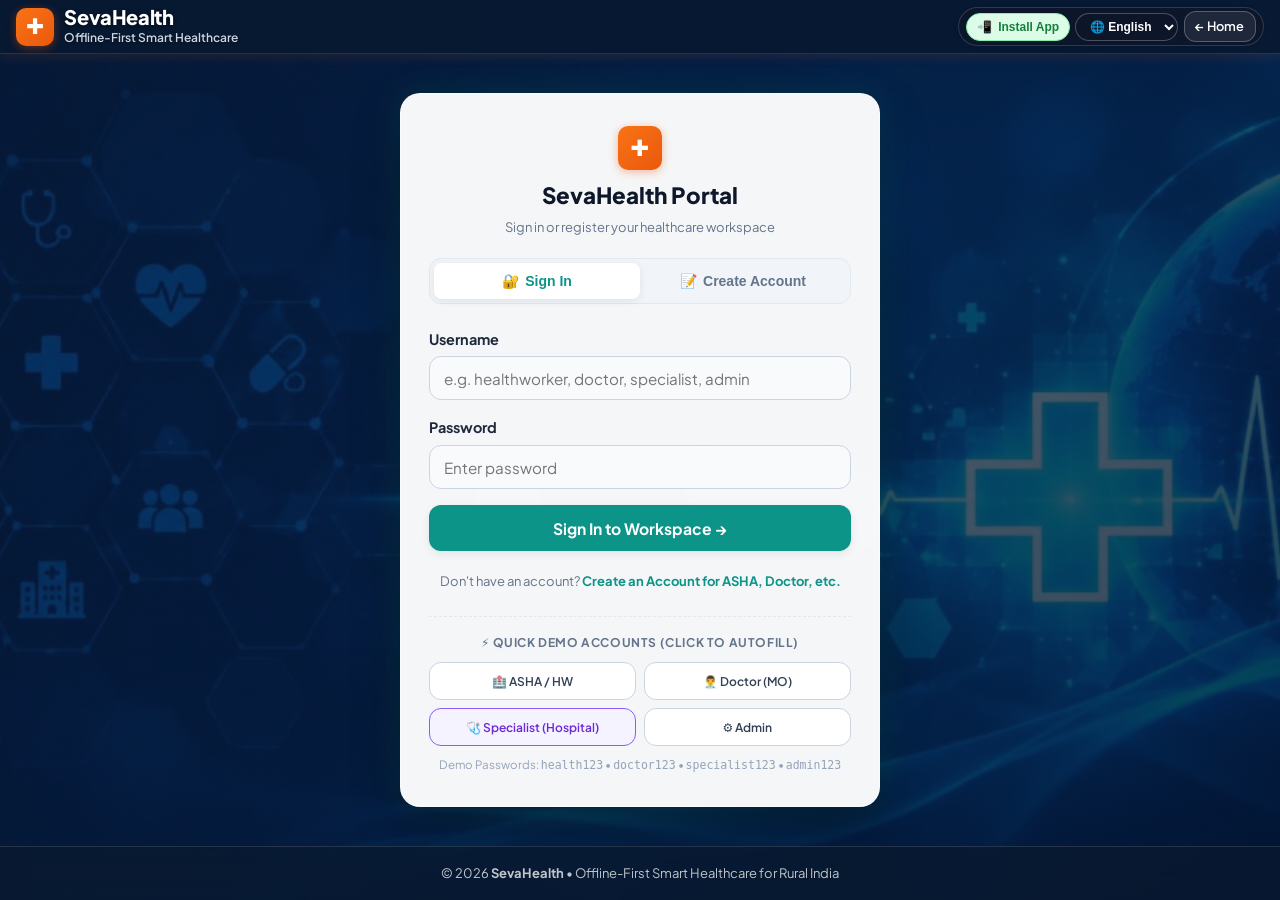
<file: frontend/login.html>
<!DOCTYPE html>
<html lang="en">
<head>
  <meta charset="UTF-8">
  <meta name="viewport" content="width=device-width, initial-scale=1.0, maximum-scale=1.0, user-scalable=no, viewport-fit=cover">
  <title>Login - SevaHealth</title>
  <meta name="description" content="Sign in to SevaHealth role portals for Health Worker, Doctor, and Administrator.">
  <link rel="manifest" href="manifest.json">
  <link rel="icon" type="image/png" sizes="192x192" href="icons/icon-192.png">
  <link rel="apple-touch-icon" href="icons/icon-192.png">
  <meta name="theme-color" content="#ea580c">
  <meta name="apple-mobile-web-app-capable" content="yes">
  <meta name="apple-mobile-web-app-status-bar-style" content="default">
  <link rel="preconnect" href="https://fonts.googleapis.com">
  <link rel="preconnect" href="https://fonts.gstatic.com" crossorigin>
  <link href="https://fonts.googleapis.com/css2?family=Plus+Jakarta+Sans:wght@400;500;600;700;800&display=swap" rel="stylesheet">
  <link rel="stylesheet" href="css/style.css?v=4.2.0">
  <style>
    html, body.page-login {
      background-color: #051329 !important;
      background-image: linear-gradient(135deg, rgba(8, 24, 48, 0.60) 0%, rgba(3, 15, 38, 0.78) 100%), url('[data-uri]') !important;
      background-position: center center !important;
      background-size: cover !important;
      background-repeat: no-repeat !important;
      background-attachment: fixed !important;
      min-height: 100vh !important;
    }
  </style>
</head>
<body class="page-login" style="background-color: #051329; background-image: linear-gradient(135deg, rgba(8, 24, 48, 0.60) 0%, rgba(3, 15, 38, 0.78) 100%), url('[data-uri]'); background-size: cover; background-position: center; background-attachment: fixed; min-height: 100vh;">

  <!-- Minimal Header -->
  <header class="site-header">
    <div class="header-container">
      <a href="index.html" class="brand">
        <div class="brand-icon" style="background: linear-gradient(135deg, #f97316, #ea580c) !important; color: #ffffff !important; box-shadow: 0 2px 8px rgba(234, 88, 12, 0.4) !important;">✚</div>
        <div class="brand-text">
          <h1 data-i18n="app_title">SevaHealth</h1>
          <span data-i18n="app_subtitle">Offline-First Smart Healthcare</span>
        </div>
      </a>

      <div class="header-controls">
        <select id="lang-select">
          <option value="en">🌐 English</option>
          <option value="te">🌐 తెలుగు</option>
        </select>
        <a href="index.html" class="btn btn-outline btn-sm" style="font-size: 0.8rem; padding: 0.25rem 0.65rem; min-height: 30px;">&larr; Home</a>
      </div>
    </div>
  </header>

  <!-- Login & Registration Card Container -->
  <main class="login-card-container">
    <div class="login-card" id="auth-card">
      
      <div style="text-align: center; margin-bottom: 1.25rem;">
        <div class="brand-icon" style="margin: 0 auto 0.5rem; width: 44px; height: 44px; font-size: 1.4rem; background: linear-gradient(135deg, #f97316, #ea580c) !important; color: #ffffff !important; box-shadow: 0 2px 8px rgba(234, 88, 12, 0.4) !important;">✚</div>
        <h2 style="font-size: 1.4rem; font-weight: 800; color: var(--slate-900);">SevaHealth Portal</h2>
        <p id="auth-subtitle" style="font-size: 0.8125rem; color: var(--slate-500); margin-top: 0.2rem;">
          Sign in or register your healthcare workspace
        </p>
      </div>

      <!-- Active Session Notice (If already logged in) -->
      <div id="active-session-notice" style="display: none; background: #fff7ed; border: 1px solid #fed7aa; padding: 0.75rem 1rem; border-radius: var(--radius-md); margin-bottom: 1.25rem; text-align: center;">
        <p style="font-size: 0.8125rem; color: #9a3412; margin: 0 0 0.5rem; font-weight: 600;">
          👤 Currently signed in as: <span id="active-session-user-text" style="color: #ea580c; font-weight: 700;"></span>
        </p>
        <div style="display: flex; gap: 0.5rem; justify-content: center; flex-wrap: wrap;">
          <a id="btn-continue-workspace" href="dashboard.html" class="btn btn-primary btn-sm" style="font-size: 0.75rem; padding: 0.35rem 0.75rem;">
            Continue to Workspace &rarr;
          </a>
          <button type="button" class="btn btn-outline btn-sm" style="font-size: 0.75rem; padding: 0.35rem 0.75rem; color: var(--risk-red); border-color: var(--risk-red-border);" onclick="logout()">
            Sign Out / Switch User
          </button>
        </div>
      </div>

      <!-- Auth Tabs: Sign In / Create Account -->
      <div class="auth-tabs" role="tablist">
        <button type="button" class="auth-tab-btn active" id="tab-btn-login" role="tab" aria-selected="true" onclick="switchAuthTab('login')">
          <span>🔐</span> Sign In
        </button>
        <button type="button" class="auth-tab-btn" id="tab-btn-register" role="tab" aria-selected="false" onclick="switchAuthTab('register')">
          <span>📝</span> Create Account
        </button>
      </div>

      <!-- Feedback Alerts -->
      <div id="error-alert" style="display: none; padding: 0.75rem 1rem; border-radius: var(--radius-md); font-size: 0.8125rem; margin-bottom: 1.25rem; background: var(--risk-red-bg); border: 1px solid var(--risk-red-border); color: var(--risk-red);" role="alert"></div>
      
      <div id="success-alert" class="alert-success-custom" style="display: none;" role="status">
        <span>✅</span>
        <span id="success-alert-text">Account created successfully!</span>
      </div>

      <!-- 1. LOGIN FORM -->
      <div id="login-form-container">
        <form id="login-form" novalidate>
          <div class="form-group">
            <label for="username" class="form-label">Username</label>
            <input
              type="text"
              id="username"
              name="username"
              class="form-input"
              placeholder="e.g. healthworker, doctor, specialist, admin"
              required
              autocomplete="username"
            >
          </div>

          <div class="form-group">
            <label for="password" class="form-label">Password</label>
            <input
              type="password"
              id="password"
              name="password"
              class="form-input"
              placeholder="Enter password"
              required
              autocomplete="current-password"
            >
          </div>

          <button type="submit" id="btn-submit-login" class="btn btn-primary btn-block" style="padding: 0.75rem; font-weight: 700;">
            Sign In to Workspace &rarr;
          </button>
        </form>

        <div class="auth-switch-prompt">
          Don't have an account? <a onclick="switchAuthTab('register')">Create an Account for ASHA, Doctor, etc.</a>
        </div>

        <!-- Quick Demo Credentials for SIH Judges -->
        <div style="margin-top: 1.5rem; padding-top: 1rem; border-top: 1px dashed var(--slate-200);">
          <h4 style="font-size: 0.75rem; text-transform: uppercase; letter-spacing: 0.05em; color: var(--slate-500); margin-bottom: 0.625rem; text-align: center;">
            ⚡ Quick Demo Accounts (Click to Autofill)
          </h4>

          <div style="display: grid; grid-template-columns: repeat(2, 1fr); gap: 0.5rem;">
            <button type="button" class="btn btn-outline btn-sm" style="font-size: 0.75rem; padding: 0.5rem 0.25rem; text-align: center;" onclick="setDemoCredentials('healthworker', 'health123')">
              🏥 ASHA / HW
            </button>
            <button type="button" class="btn btn-outline btn-sm" style="font-size: 0.75rem; padding: 0.5rem 0.25rem; text-align: center;" onclick="setDemoCredentials('doctor', 'doctor123')">
              👨‍⚕️ Doctor (MO)
            </button>
            <button type="button" class="btn btn-outline btn-sm" style="font-size: 0.75rem; padding: 0.5rem 0.25rem; text-align: center; border-color: #8b5cf6; color: #6d28d9; background: #f5f3ff;" onclick="setDemoCredentials('specialist', 'specialist123')">
              🩺 Specialist (Hospital)
            </button>
            <button type="button" class="btn btn-outline btn-sm" style="font-size: 0.75rem; padding: 0.5rem 0.25rem; text-align: center;" onclick="setDemoCredentials('admin', 'admin123')">
              ⚙️ Admin
            </button>
          </div>

          <p style="font-size: 0.72rem; color: var(--slate-400); text-align: center; margin-top: 0.625rem; margin-bottom: 0;">
            Demo Passwords: <code>health123</code> &bull; <code>doctor123</code> &bull; <code>specialist123</code> &bull; <code>admin123</code>
          </p>
        </div>
      </div>

      <!-- 2. CREATE ACCOUNT (REGISTRATION) FORM -->
      <div id="register-form-container" style="display: none;">
        <form id="register-form" novalidate>
          
          <!-- Role Selection Grid -->
          <div class="form-group" style="margin-bottom: 1rem;">
            <label class="form-label" style="margin-bottom: 0.35rem; display: flex; justify-content: space-between; align-items: center;">
              <span>Select Healthcare Role <span style="color: var(--risk-red);">*</span></span>
              <span style="font-size: 0.7rem; color: var(--slate-400); font-weight: normal;">Tailored workspace</span>
            </label>
            
            <div class="role-select-grid">
              <label class="role-radio-card active" id="role-card-asha">
                <input type="radio" name="reg-role" value="Health Worker (ASHA / ANM)" checked onchange="handleRoleSelectionChange(this.value)">
                <div class="role-title">🏥 ASHA / ANM</div>
                <div class="role-desc">Frontline survey, vitals & field triage</div>
              </label>

              <label class="role-radio-card" id="role-card-doctor">
                <input type="radio" name="reg-role" value="Doctor (Medical Officer)" onchange="handleRoleSelectionChange(this.value)">
                <div class="role-title">👨‍⚕️ Doctor (MO)</div>
                <div class="role-desc">PHC consultations, Rx & lab orders</div>
              </label>

              <label class="role-radio-card specialist-card" id="role-card-specialist">
                <input type="radio" name="reg-role" value="Specialist (Hospital)" onchange="handleRoleSelectionChange(this.value)">
                <div class="role-title">🩺 Specialist</div>
                <div class="role-desc">Hospital tele-care & high-risk referrals</div>
              </label>

              <label class="role-radio-card" id="role-card-admin">
                <input type="radio" name="reg-role" value="Administrator" onchange="handleRoleSelectionChange(this.value)">
                <div class="role-title">⚙️ Admin</div>
                <div class="role-desc">Block health overview & logistics</div>
              </label>
            </div>
          </div>

          <!-- Full Name & Username in 2 columns -->
          <div style="display: grid; grid-template-columns: 1fr 1fr; gap: 0.75rem;">
            <div class="form-group">
              <label for="reg-name" class="form-label">Full Name <span style="color: var(--risk-red);">*</span></label>
              <input
                type="text"
                id="reg-name"
                name="reg_name"
                class="form-input"
                placeholder="e.g. Sunitha Rao"
                required
                autocomplete="name"
              >
            </div>

            <div class="form-group">
              <label for="reg-username" class="form-label">Username <span style="color: var(--risk-red);">*</span></label>
              <input
                type="text"
                id="reg-username"
                name="reg_username"
                class="form-input"
                placeholder="e.g. asha_sunitha"
                required
                autocomplete="username"
              >
            </div>
          </div>

          <!-- Password & Confirm Password in 2 columns -->
          <div style="display: grid; grid-template-columns: 1fr 1fr; gap: 0.75rem;">
            <div class="form-group">
              <label for="reg-password" class="form-label">Password <span style="color: var(--risk-red);">*</span></label>
              <input
                type="password"
                id="reg-password"
                name="reg_password"
                class="form-input"
                placeholder="At least 4 chars"
                required
                autocomplete="new-password"
              >
            </div>

            <div class="form-group">
              <label for="reg-confirm-password" class="form-label">Confirm Password <span style="color: var(--risk-red);">*</span></label>
              <input
                type="password"
                id="reg-confirm-password"
                name="reg_confirm_password"
                class="form-input"
                placeholder="Re-enter password"
                required
                autocomplete="new-password"
              >
            </div>
          </div>

          <!-- Facility / Health Centre & Phone Number -->
          <div style="display: grid; grid-template-columns: 1.3fr 1fr; gap: 0.75rem;">
            <div class="form-group">
              <label for="reg-facility" class="form-label">
                <span id="facility-label-text">Health Centre / Sub-Centre</span>
              </label>
              <input
                type="text"
                id="reg-facility"
                name="reg_facility"
                class="form-input"
                placeholder="e.g. Ramapuram Sub-Centre"
                autocomplete="organization"
              >
            </div>

            <div class="form-group">
              <label for="reg-phone" class="form-label">Phone (Optional)</label>
              <input
                type="tel"
                id="reg-phone"
                name="reg_phone"
                class="form-input"
                placeholder="10-digit Mobile"
                autocomplete="tel"
              >
            </div>
          </div>

          <button type="submit" id="btn-submit-register" class="btn btn-primary btn-block" style="padding: 0.75rem; font-weight: 700; margin-top: 0.5rem;">
            Create Account & Enter Workspace &rarr;
          </button>
        </form>

        <div class="auth-switch-prompt">
          Already have an account? <a onclick="switchAuthTab('login')">Sign In here</a>
        </div>
      </div>

    </div>
  </main>

  <footer style="padding: 1rem; text-align: center; font-size: 0.8125rem; color: var(--slate-500);">
    <p>&copy; 2026 <strong>SevaHealth</strong> &bull; Offline-First Smart Healthcare for Rural India</p>
  </footer>

  <script src="js/api.js?v=4.2.0"></script>
  <script src="js/i18n.js?v=4.2.0"></script>
  <script src="js/offline.js?v=4.2.0"></script>
  <script src="js/auth.js?v=4.2.0"></script>
</body>
</html>
</file>
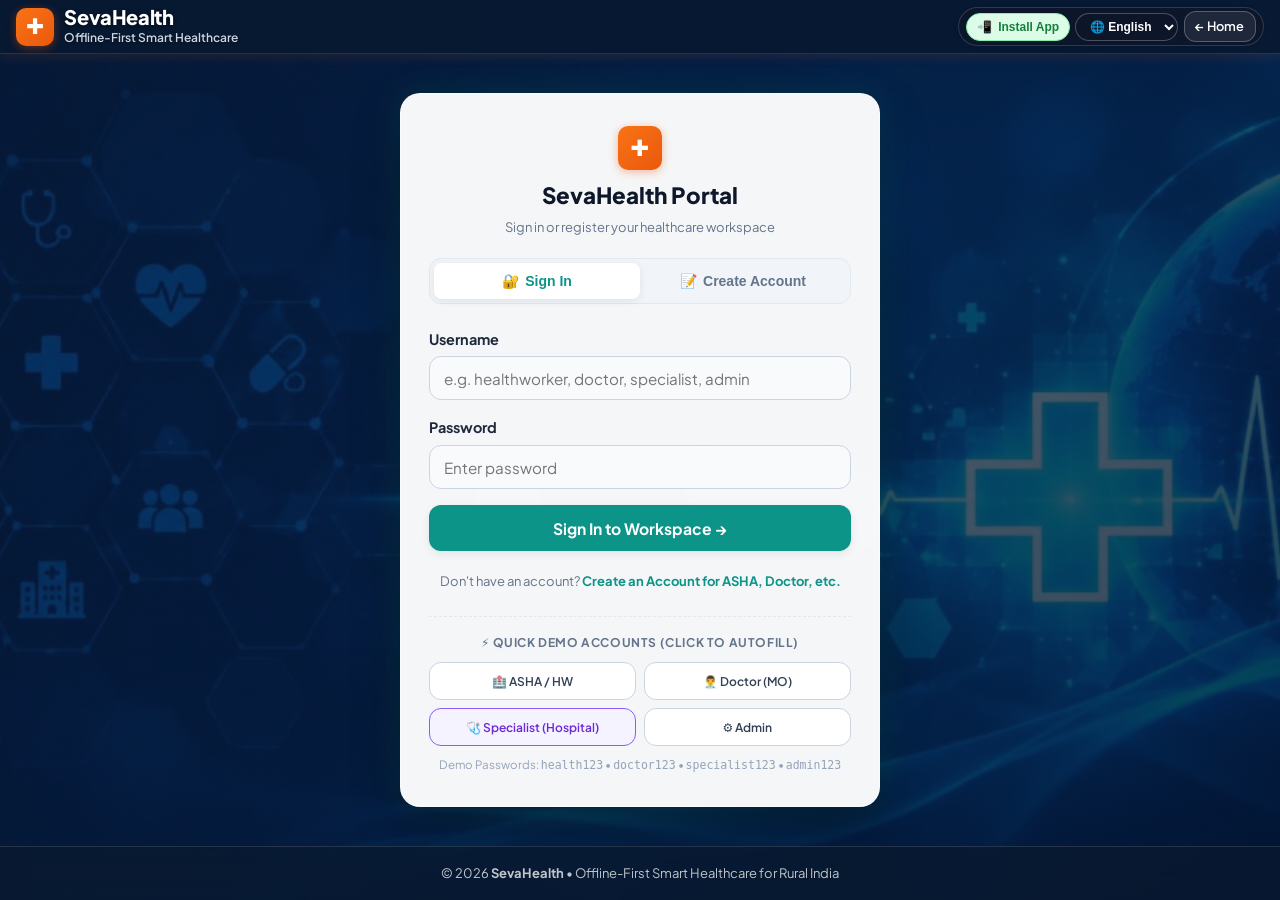
<file: frontend/patient.html>
<!DOCTYPE html>
<html lang="en">
<head>
  <meta charset="UTF-8">
  <meta name="viewport" content="width=device-width, initial-scale=1.0, maximum-scale=1.0, user-scalable=no, viewport-fit=cover">
  <title>Patients & Doorstep Visit - SevaHealth</title>
  <meta name="description" content="Frontline ASHA doorstep patient registration, vitals, smart triage, and longitudinal records.">
  <link rel="manifest" href="manifest.json">
  <link rel="icon" type="image/png" sizes="192x192" href="icons/icon-192.png">
  <link rel="apple-touch-icon" href="icons/icon-192.png">
  <meta name="theme-color" content="#ea580c">
  <meta name="apple-mobile-web-app-capable" content="yes">
  <meta name="apple-mobile-web-app-status-bar-style" content="default">
  <link rel="preconnect" href="https://fonts.googleapis.com">
  <link rel="preconnect" href="https://fonts.gstatic.com" crossorigin>
  <link href="https://fonts.googleapis.com/css2?family=Plus+Jakarta+Sans:wght@400;500;600;700;800&display=swap" rel="stylesheet">
  <link rel="stylesheet" href="css/style.css?v=4.2.0">
</head>
<body class="page-patient">

  <!-- Top Navigation Header -->
  <header class="site-header">
    <div class="header-container">
      <a href="dashboard.html" class="brand">
        <div class="brand-icon" style="background: linear-gradient(135deg, #f97316, #ea580c) !important; color: #ffffff !important; box-shadow: 0 2px 8px rgba(234, 88, 12, 0.4) !important;">✚</div>
        <div class="brand-text">
          <h1 data-i18n="app_title">SevaHealth</h1>
          <span data-i18n="app_subtitle">Offline-First Smart Healthcare</span>
        </div>
      </a>

      <div class="header-controls">
        <span id="network-status-badge" class="badge badge-status-online">
          <span class="badge-status-dot status-online"></span>
          <span>ONLINE</span>
        </span>

        <div class="desktop-only-header" style="display: inline-flex; align-items: center; gap: 0.35rem;">
          <button id="btn-install-pwa" class="btn btn-outline btn-sm btn-pwa-pill" onclick="triggerPWAInstall()" title="Install SevaHealth App for offline use">
            <span>✓</span> <span data-i18n="app_installed">Installed</span>
          </button>

          <button id="btn-toggle-offline-demo" class="btn btn-outline btn-sm" onclick="toggleSimulatedOffline()">
            📡 Simulate Offline
          </button>

          <span id="sync-status-indicator" class="badge badge-primary">☁️ All synced</span>
          <button id="btn-sync-now" class="btn btn-primary btn-sm" onclick="syncPendingRecords()" data-i18n="sync_now">🔄 Sync Now</button>

          <span id="user-role-badge" class="badge badge-healthworker">👷 Health Worker</span>
          <button id="btn-logout" class="btn btn-danger-outline btn-sm" onclick="logout()" data-i18n="sign_out">↪ Sign Out</button>
        </div>

        <button id="btn-mobile-menu" class="btn-mobile-menu" aria-label="Open Actions Menu">
          <span>☰</span>
        </button>
      </div>
    </div>
  </header>

  <!-- Mobile Horizontal Subnav Strip (Visible on mobile screens) -->
  <nav class="mobile-subnav-strip">
    <a href="dashboard.html" class="mobile-subnav-item">
      <span>📊</span> <span data-i18n="nav_dashboard">Dashboard</span>
    </a>
    <a href="patient.html" class="mobile-subnav-item active">
      <span>🏡</span> <span data-i18n="nav_patients">Doorstep Visit</span>
    </a>
    <a href="doctor.html" class="mobile-subnav-item">
      <span>🩺</span> <span data-i18n="nav_doctor_queue">Doctor Queue</span>
    </a>
    <a href="specialist.html" class="mobile-subnav-item">
      <span>🔬</span> <span>Specialist</span>
    </a>
    <a href="referrals.html" class="mobile-subnav-item">
      <span>🚑</span> <span data-i18n="nav_referrals">Referrals</span>
    </a>
  </nav>

  <!-- App Layout -->
  <div class="app-layout">

    <!-- Sidebar Navigation -->
    <aside class="app-sidebar">
      <nav class="sidebar-nav">
        <a href="dashboard.html" class="nav-link">
          <span>📊</span> <span data-i18n="nav_dashboard">Dashboard</span>
        </a>
        <a href="patient.html" class="nav-link active">
          <span>🏡</span> <span data-i18n="nav_patients">Patients &amp; Doorstep</span>
        </a>
        <a href="doctor.html" class="nav-link">
          <span>🩺</span> <span data-i18n="nav_doctor_queue">Doctor Queue</span>
        </a>
        <a href="referrals.html" class="nav-link">
          <span>🚑</span> <span data-i18n="nav_referrals">Referrals</span>
        </a>
        <a href="followups.html" class="nav-link">
          <span>📋</span> <span data-i18n="nav_followups">Follow-ups</span>
        </a>
      </nav>
    </aside>

    <!-- Main Workspace -->
    <main class="app-main-content">

      <!-- Doorstep Intake Card -->
      <div class="doorstep-intake-card">
        <div style="display: flex; justify-content: space-between; align-items: center; margin-bottom: 1.25rem; flex-wrap: wrap; gap: 0.5rem;">
          <div>
            <h2 style="font-size: 1.35rem; font-weight: 800; color: var(--slate-900);">
              🏡 <span data-i18n="btn_start_doorstep">Start Doorstep Visit</span> &amp; Intake
            </h2>
            <p style="font-size: 0.875rem; color: var(--slate-500);">
              Register patient, record symptoms and vitals, and evaluate real-time Smart Triage (saved to IndexedDB when offline).
            </p>
          </div>
          <div style="display: flex; gap: 0.5rem; flex-wrap: wrap;">
            <span class="badge badge-primary">⚡ Smart Triage Ready</span>
            <span class="badge" style="background: #eff6ff; color: #1e40af; border: 1px solid #bfdbfe;">
              🩺 Diagnosis: Pending Doctor Review
            </span>
          </div>
        </div>

        <!-- Scope Clarification Note -->
        <div style="background: #f8fafc; border: 1px dashed var(--slate-300); border-radius: var(--radius-md); padding: 0.75rem 1rem; margin-bottom: 1.25rem; font-size: 0.8125rem; color: var(--slate-600); display: flex; align-items: center; gap: 0.5rem;">
          <span>💡</span>
          <span><strong>Frontline Protocol:</strong> ASHA workers capture symptoms &amp; vitals to generate Smart Triage acuity. Provisional medical diagnosis is strictly provided by the Doctor during consultation.</span>
        </div>

        <form id="patient-intake-form">
          <!-- Demographic Section -->
          <div class="form-grid-demographics">
            <div class="form-group">
              <label for="p_name" class="form-label" data-i18n="name">Full Name *</label>
              <input type="text" id="p_name" class="form-input" placeholder="e.g. Ramesh Varma" required>
            </div>

            <div class="form-group">
              <label for="p_age" class="form-label" data-i18n="age">Age *</label>
              <input type="number" id="p_age" class="form-input" placeholder="e.g. 52" min="1" max="120" required>
            </div>

            <div class="form-group">
              <label for="p_gender" class="form-label" data-i18n="gender">Gender *</label>
              <select id="p_gender" class="form-select" required>
                <option value="Female">Female</option>
                <option value="Male">Male</option>
                <option value="Other">Other</option>
              </select>
            </div>

            <div class="form-group">
              <label for="p_phone" class="form-label" data-i18n="phone">Phone Number *</label>
              <input type="tel" id="p_phone" class="form-input" placeholder="e.g. 9848012345" required>
            </div>

            <div class="form-group">
              <label for="p_village" class="form-label" data-i18n="village">Village / Hamlet *</label>
              <input type="text" id="p_village" class="form-input" placeholder="e.g. Ramapuram" required>
            </div>

            <div class="form-group">
              <label for="p_aadhaar" class="form-label" data-i18n="aadhaar_optional">Aadhaar Last 4 (Optional)</label>
              <input type="text" id="p_aadhaar" class="form-input" placeholder="e.g. 8492" maxlength="4">
            </div>
          </div>

          <!-- Symptoms & Voice Section -->
          <div style="background: var(--slate-50); border: 1px solid var(--slate-200); border-radius: var(--radius-md); padding: 1.25rem; margin: 1rem 0;">
            <div style="display: flex; justify-content: space-between; align-items: center; margin-bottom: 0.5rem; flex-wrap: wrap; gap: 0.5rem;">
              <label for="p_symptoms" class="form-label" style="margin-bottom: 0;" data-i18n="symptoms_label">
                Symptoms / Chief Complaints *
              </label>
              <!-- Voice-to-Text Input Button -->
              <button type="button" id="btn-voice-symptoms" class="btn btn-outline btn-sm">
                🎤 <span data-i18n="voice_input_tip">Voice Input</span>
              </button>
            </div>

            <textarea id="p_symptoms" class="form-textarea" placeholder="Describe symptoms (e.g. high fever for 3 days, breathlessness, chest tightness)..." required></textarea>

            <div style="display: flex; gap: 1rem; align-items: center; margin-top: 0.75rem; flex-wrap: wrap;">
              <div style="display: flex; align-items: center; gap: 0.5rem;">
                <label for="p_duration" class="form-label" style="margin-bottom: 0;" data-i18n="duration_days">Duration (Days):</label>
                <input type="number" id="p_duration" class="form-input" style="width: 80px; min-height: 36px; padding: 4px 8px;" value="2" min="1">
              </div>
            </div>

            <!-- Emergency Warning Signs Checkboxes -->
            <div style="margin-top: 1rem; border-top: 1px dashed var(--slate-300); padding-top: 0.75rem;">
              <label class="form-label" style="color: var(--risk-red);" data-i18n="emergency_flags">
                ⚠️ Emergency Warning Signs (Select if observed):
              </label>
              <div style="display: flex; gap: 1rem; flex-wrap: wrap; font-size: 0.875rem;">
                <label><input type="checkbox" class="emergency-flag-chk" value="Severe chest pain"> Severe chest pain</label>
                <label><input type="checkbox" class="emergency-flag-chk" value="Difficulty breathing / gasping"> Difficulty breathing</label>
                <label><input type="checkbox" class="emergency-flag-chk" value="Unconscious / altered mental state"> Altered consciousness</label>
                <label><input type="checkbox" class="emergency-flag-chk" value="Severe bleeding"> Severe bleeding</label>
                <label><input type="checkbox" class="emergency-flag-chk" value="Convulsions / seizures"> Convulsions / Seizure</label>
              </div>
            </div>
          </div>

          <!-- Vitals Inputs Grid -->
          <div style="margin-bottom: 1.5rem;">
            <h4 style="font-size: 0.9375rem; font-weight: 700; color: var(--slate-800); margin-bottom: 0.75rem;" data-i18n="vitals_section">
              🩺 Vitals Signs Assessment (Frontline Device Inputs)
            </h4>

            <div class="form-grid-vitals">
              <div class="form-group">
                <label for="p_spo2" class="form-label">SpO2 (%) *</label>
                <input type="number" id="p_spo2" class="form-input" placeholder="e.g. 96" min="50" max="100">
              </div>

              <div class="form-group">
                <label for="p_bp_sys" class="form-label">BP Sys (mmHg)</label>
                <input type="number" id="p_bp_sys" class="form-input" placeholder="e.g. 120" min="60" max="260">
              </div>

              <div class="form-group">
                <label for="p_bp_dia" class="form-label">BP Dia (mmHg)</label>
                <input type="number" id="p_bp_dia" class="form-input" placeholder="e.g. 80" min="40" max="160">
              </div>

              <div class="form-group">
                <label for="p_temp" class="form-label">Temp (°F)</label>
                <input type="number" id="p_temp" class="form-input" placeholder="e.g. 98.6" step="0.1" min="90" max="110">
              </div>

              <div class="form-group">
                <label for="p_hr" class="form-label">Heart Rate (bpm)</label>
                <input type="number" id="p_hr" class="form-input" placeholder="e.g. 78" min="30" max="220">
              </div>

              <div class="form-group">
                <label for="p_sugar" class="form-label">Blood Sugar (mg/dL)</label>
                <input type="number" id="p_sugar" class="form-input" placeholder="e.g. 110" min="40" max="600">
              </div>
            </div>
          </div>

          <!-- Live Smart Triage Result Box (Evaluates in real-time) -->
          <div id="live-triage-preview" style="display: none;"></div>

          <!-- Form Submit Buttons -->
          <div style="display: flex; gap: 0.75rem; flex-wrap: wrap; margin-top: 1rem;">
            <button type="button" id="btn-eval-triage" class="btn btn-outline" data-i18n="btn_run_triage" style="flex: 1; min-width: 150px;">
              ⚡ Evaluate Smart Triage
            </button>
            <button type="submit" id="btn-submit-patient" class="btn btn-primary" data-i18n="btn_save_offline" style="flex: 1; min-width: 170px;">
              💾 Save Record (Offline / Online)
            </button>
          </div>
        </form>
      </div>

      <!-- Patients Database Table Section -->
      <div class="workspace-card">
        <div style="display: flex; justify-content: space-between; align-items: center; margin-bottom: 1.25rem; flex-wrap: wrap; gap: 1rem;">
          <h3 style="font-size: 1.2rem; font-weight: 700; color: var(--slate-900);">
            👥 Community Patient Directory
          </h3>
          <div style="width: 280px; max-width: 100%;">
            <input type="text" id="search-patient-input" class="form-input" placeholder="Search by name, ID, village..." style="min-height: 38px;">
          </div>
        </div>

        <div class="table-scroll-hint">
          <span>👆</span> <span>Swipe table horizontally to see all columns &amp; EHR records</span>
        </div>

        <div class="table-responsive">
          <table class="data-table">
            <thead>
              <tr>
                <th>Patient ID</th>
                <th>Name / Demographics</th>
                <th>Village / Phone</th>
                <th>Triage Risk</th>
                <th>Latest Vitals</th>
                <th>Queue Status</th>
                <th>Doctor Referral</th>
                <th>Longitudinal EHR</th>
              </tr>
            </thead>
            <tbody id="patients-list-body">
              <tr><td colspan="8" style="text-align: center; padding: 2rem;">Loading patients...</td></tr>
            </tbody>
          </table>
        </div>
      </div>

    </main>
  </div>

  <!-- Longitudinal EHR Care Journey Timeline Modal -->
  <div id="ehr-timeline-modal" class="modal-backdrop" style="display: none;">
    <div class="modal-card" style="max-width: 750px;">
      <div class="modal-header">
        <h3 style="font-size: 1.25rem; font-weight: 800; color: var(--slate-900);" data-i18n="timeline_title">
          🌟 Longitudinal Care Journey Timeline
        </h3>
        <button class="modal-close-btn" onclick="closeEhrModal()">&times;</button>
      </div>
      <div id="ehr-timeline-content"></div>
    </div>
  </div>

  <!-- FHIR / ABDM JSON Preview Modal -->
  <div id="fhir-preview-modal" class="modal-backdrop" style="display: none;">
    <div class="modal-card" style="max-width: 650px;">
      <div class="modal-header">
        <h3 style="font-size: 1.15rem; font-weight: 800;" data-i18n="fhir_preview">
          🔗 FHIR R4 / ABDM Care-Context JSON Preview
        </h3>
        <button class="modal-close-btn" onclick="closeFhirModal()">&times;</button>
      </div>
      <p style="font-size: 0.8125rem; color: var(--slate-500); margin-bottom: 1rem;">
        <em>FHIR/ABDM-ready prototype structure – actual integration is future work.</em>
      </p>
      <pre id="fhir-json-code" style="background: #0f172a; color: #38bdf8; padding: 1rem; border-radius: var(--radius-md); font-size: 0.75rem; overflow-x: auto; max-height: 400px; font-family: monospace;"></pre>
    </div>
  </div>

  <!-- Mobile Actions Drawer & Backdrop -->
  <div id="mobile-drawer-backdrop" class="mobile-drawer-backdrop"></div>
  <div id="mobile-actions-drawer" class="mobile-actions-drawer">
    <div class="mobile-drawer-handle"></div>
    <div class="mobile-drawer-header">
      <div class="mobile-drawer-title">
        <span>✚</span> <span>SevaHealth Quick Actions</span>
      </div>
      <button id="mobile-drawer-close" class="mobile-drawer-close">&times;</button>
    </div>
    <div class="mobile-drawer-body">
      <div class="mobile-drawer-user-card">
        <div>
          <strong id="mobile-user-name" style="display: block; font-size: 0.95rem; color: var(--slate-900);">User</strong>
          <span id="mobile-user-role-badge" class="badge badge-healthworker" style="margin-top: 0.25rem;">👷 Health Worker</span>
        </div>
        <span id="mobile-network-status-badge" class="badge badge-status-online">
          <span class="badge-status-dot status-online"></span>
          <span>ONLINE</span>
        </span>
      </div>

      <div style="display: grid; grid-template-columns: 1fr 1fr; gap: 0.5rem;">
        <button id="mobile-btn-toggle-offline" class="btn btn-outline btn-sm btn-block" onclick="toggleSimulatedOffline()">
          📡 Simulate Offline
        </button>
        <button id="mobile-btn-sync-now" class="btn btn-primary btn-sm btn-block" onclick="syncPendingRecords()">
          🔄 Sync Now
        </button>
      </div>

      <!-- Navigation Links in Drawer -->
      <div style="display: flex; flex-direction: column; gap: 0.4rem; margin-top: 0.5rem; margin-bottom: 0.5rem;">
        <span style="font-size: 0.75rem; font-weight: 700; color: var(--slate-500); text-transform: uppercase; letter-spacing: 0.05em;">Workspaces</span>
        <a href="dashboard.html" class="drawer-nav-item">
          <span>📊</span> <span data-i18n="nav_dashboard">Dashboard</span>
        </a>
        <a href="patient.html" class="drawer-nav-item active">
          <span>🏡</span> <span data-i18n="nav_patients">Doorstep Patient Visit</span>
        </a>
        <a href="doctor.html" class="drawer-nav-item">
          <span>🩺</span> <span data-i18n="nav_doctor_queue">Doctor Queue</span>
        </a>
        <a href="specialist.html" class="drawer-nav-item">
          <span>🔬</span> <span>Specialist Workspace</span>
        </a>
        <a href="referrals.html" class="drawer-nav-item">
          <span>🚑</span> <span data-i18n="nav_referrals">Referrals Directory</span>
        </a>
      </div>

      <div style="display: flex; align-items: center; justify-content: space-between; padding: 0.65rem 0.85rem; background: var(--slate-50); border: 1px solid var(--slate-200); border-radius: var(--radius-md);">
        <span style="font-size: 0.85rem; font-weight: 600; color: var(--slate-600);">Offline Sync Queue:</span>
        <span id="mobile-sync-status-indicator" class="badge badge-primary">☁️ All synced</span>
      </div>

      <button class="btn btn-install-app btn-block" onclick="triggerPWAInstall()">
        <span>📲</span> <span data-i18n="btn_install_app">Install SevaHealth App</span>
      </button>

      <button id="btn-mobile-logout" class="btn btn-danger-outline btn-block" onclick="logout()" data-i18n="sign_out">
        ↪ Sign Out
      </button>
    </div>
  </div>



  <!-- Scripts -->
  <script src="js/api.js?v=4.2.0"></script>
  <script src="js/i18n.js?v=4.2.0"></script>
  <script src="js/offline.js?v=4.2.0"></script>
  <script src="js/triage.js?v=4.2.0"></script>
  <script src="js/auth.js?v=4.2.0"></script>
  <script src="js/patient.js?v=4.2.0"></script>
</body>
</html>
</file>
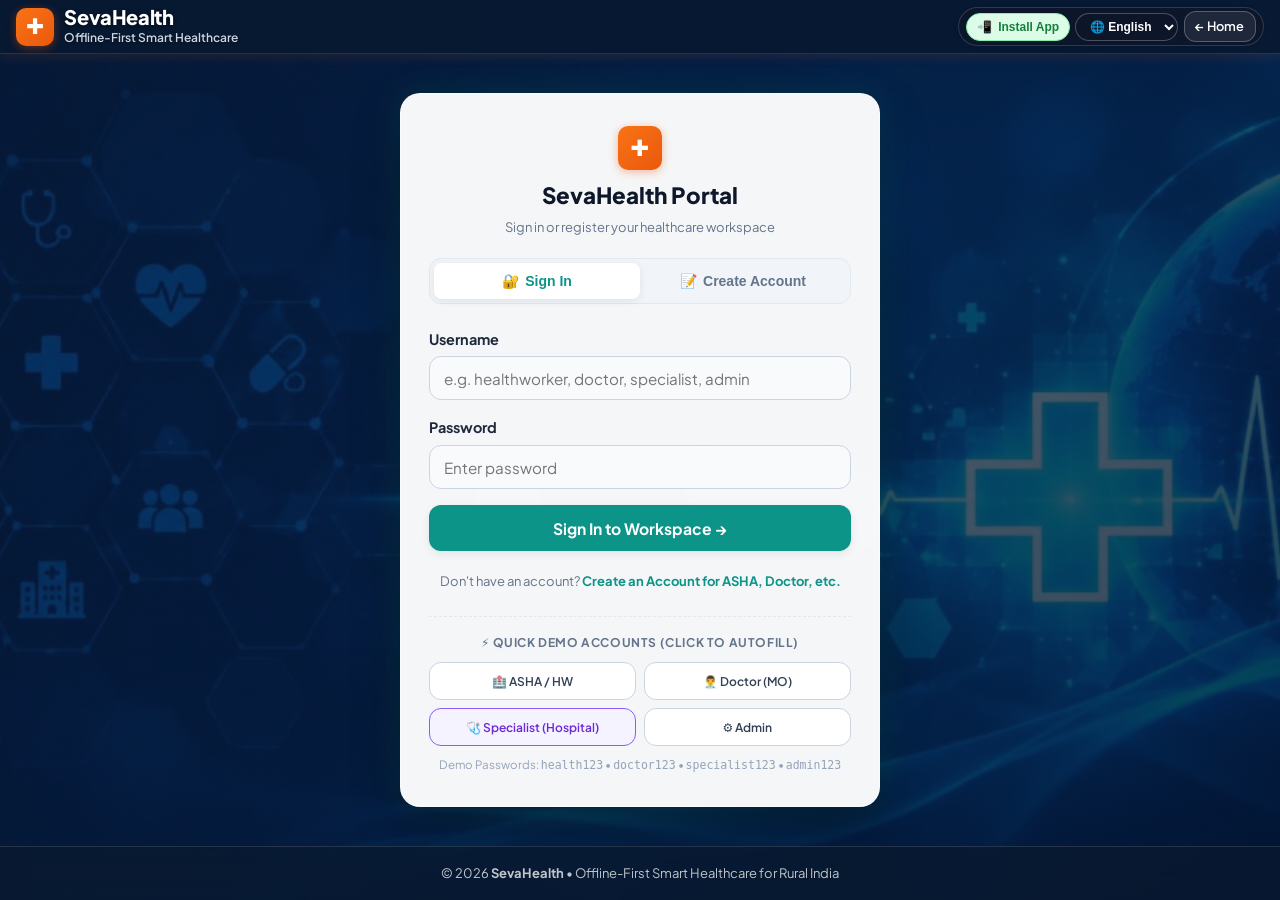
<file: frontend/referrals.html>
<!DOCTYPE html>
<html lang="en">
<head>
  <meta charset="UTF-8">
  <meta name="viewport" content="width=device-width, initial-scale=1.0, maximum-scale=1.0, user-scalable=no, viewport-fit=cover">
  <title>Referrals Management - SevaHealth</title>
  <meta name="description" content="Track full-loop specialist referrals from Sub-Centres to District Specialty Hospitals.">
  <link rel="manifest" href="manifest.json">
  <link rel="icon" type="image/png" sizes="192x192" href="icons/icon-192.png">
  <link rel="apple-touch-icon" href="icons/icon-192.png">
  <meta name="theme-color" content="#ea580c">
  <meta name="apple-mobile-web-app-capable" content="yes">
  <meta name="apple-mobile-web-app-status-bar-style" content="default">
  <link rel="preconnect" href="https://fonts.googleapis.com">
  <link rel="preconnect" href="https://fonts.gstatic.com" crossorigin>
  <link href="https://fonts.googleapis.com/css2?family=Plus+Jakarta+Sans:wght@400;500;600;700;800&display=swap" rel="stylesheet">
  <link rel="stylesheet" href="css/style.css?v=4.2.0">
</head>
<body class="page-referrals">

  <!-- Top Header -->
  <header class="site-header">
    <div class="header-container">
      <a href="dashboard.html" class="brand">
        <div class="brand-icon" style="background: linear-gradient(135deg, #f97316, #ea580c) !important; color: #ffffff !important; box-shadow: 0 2px 8px rgba(234, 88, 12, 0.4) !important;">✚</div>
        <div class="brand-text">
          <h1 data-i18n="app_title">SevaHealth</h1>
          <span data-i18n="app_subtitle">Offline-First Smart Healthcare</span>
        </div>
      </a>

      <div class="header-controls">
        <span id="network-status-badge" class="badge badge-status-online">
          <span class="badge-status-dot status-online"></span>
          <span>ONLINE</span>
        </span>

        <div class="desktop-only-header" style="display: inline-flex; align-items: center; gap: 0.35rem;">
          <button id="btn-install-pwa" class="btn btn-outline btn-sm btn-pwa-pill" onclick="triggerPWAInstall()" title="Install SevaHealth App for offline use">
            <span>✓</span> <span data-i18n="app_installed">Installed</span>
          </button>

          <button id="btn-toggle-offline-demo" class="btn btn-outline btn-sm" onclick="toggleSimulatedOffline()">
            📡 Simulate Offline
          </button>

          <span id="sync-status-indicator" class="badge badge-primary">☁️ All synced</span>
          <button id="btn-sync-now" class="btn btn-primary btn-sm" onclick="syncPendingRecords()" data-i18n="sync_now">🔄 Sync Now</button>

          <span id="user-role-badge" class="badge badge-doctor">👨‍⚕️ Doctor</span>
          <button id="btn-logout" class="btn btn-danger-outline btn-sm" onclick="logout()" data-i18n="sign_out">↪ Sign Out</button>
        </div>

        <button id="btn-mobile-menu" class="btn-mobile-menu" aria-label="Open Actions Menu">
          <span>☰</span>
        </button>
      </div>
    </div>
  </header>

  <!-- Mobile Horizontal Subnav Strip (Visible on mobile screens) -->
  <nav class="mobile-subnav-strip">
    <a href="dashboard.html" class="mobile-subnav-item">
      <span>📊</span> <span data-i18n="nav_dashboard">Dashboard</span>
    </a>
    <a href="patient.html" class="mobile-subnav-item">
      <span>🏡</span> <span data-i18n="nav_patients">Doorstep Visit</span>
    </a>
    <a href="doctor.html" class="mobile-subnav-item">
      <span>🩺</span> <span data-i18n="nav_doctor_queue">Doctor Queue</span>
    </a>
    <a href="specialist.html" class="mobile-subnav-item">
      <span>🔬</span> <span>Specialist</span>
    </a>
    <a href="referrals.html" class="mobile-subnav-item active">
      <span>🚑</span> <span data-i18n="nav_referrals">Referrals</span>
    </a>
  </nav>

  <!-- App Layout -->
  <div class="app-layout">

    <aside class="app-sidebar">
      <nav class="sidebar-nav">
        <a href="dashboard.html" class="nav-link">
          <span>📊</span> <span data-i18n="nav_dashboard">Dashboard</span>
        </a>
        <a href="patient.html" class="nav-link">
          <span>🏡</span> <span data-i18n="nav_patients">Patients &amp; Doorstep</span>
        </a>
        <a href="doctor.html" class="nav-link">
          <span>🩺</span> <span data-i18n="nav_doctor_queue">Doctor Queue</span>
        </a>
        <a href="referrals.html" class="nav-link active">
          <span>🚑</span> <span data-i18n="nav_referrals">Referrals</span>
        </a>
        <a href="followups.html" class="nav-link">
          <span>📋</span> <span data-i18n="nav_followups">Follow-ups</span>
        </a>
      </nav>
    </aside>

    <main class="app-main-content">
      
      <!-- Referral Loop Banner -->
      <div class="workspace-card">
        <div style="display: flex; justify-content: space-between; align-items: center; flex-wrap: wrap; gap: 1rem;">
          <div>
            <h2 style="font-size: 1.4rem; font-weight: 800; color: var(--slate-900);">
              🚑 <span data-i18n="nav_referrals">Tracked Referral Loop</span>
            </h2>
            <p style="font-size: 0.875rem; color: var(--slate-500);">
              No referral falls through the cracks: Tracked status loop from Sub-Centre &rarr; PHC &rarr; District Hospital &rarr; Home Follow-up.
            </p>
          </div>
          <button class="btn btn-primary btn-sm" onclick="openCreateReferralModal()">
            + Create New Referral
          </button>
        </div>
      </div>

      <!-- Referrals Table -->
      <div class="workspace-card">
        <div style="display: flex; justify-content: space-between; align-items: center; margin-bottom: 1.25rem; flex-wrap: wrap; gap: 1rem;">
          <div style="display: flex; align-items: center; gap: 0.75rem;">
            <h3 style="font-size: 1.15rem; font-weight: 700; color: var(--slate-900);">
              📋 Referral Directory
            </h3>
            <span id="referrals-count-badge" class="badge badge-primary">Loading...</span>
          </div>

          <!-- Referral Search & Filter Controls -->
          <div style="display: flex; gap: 0.75rem; align-items: center; flex-wrap: wrap; width: 100%; max-width: 480px;">
            <div style="flex: 1; min-width: 180px;">
              <input
                type="text"
                id="search-referral-input"
                class="form-input"
                placeholder="🔍 Search patient, ID, hospital..."
                style="min-height: 38px;"
              >
            </div>
            <select id="filter-referral-priority" class="form-select" style="min-height: 38px; width: auto; flex-shrink: 0;">
              <option value="">All Priorities</option>
              <option value="Emergency">🚨 Emergency</option>
              <option value="Priority">⚠️ Priority</option>
              <option value="Routine">Routine</option>
            </select>
          </div>
        </div>

        <div class="table-scroll-hint">
          <span>👆</span> <span>Swipe table horizontally to see full referral tracking status</span>
        </div>

        <div class="table-responsive">
          <table class="data-table">
            <thead>
              <tr>
                <th>Referral ID</th>
                <th>Patient Details</th>
                <th>From Facility</th>
                <th>Referred To</th>
                <th>Reason / Justification</th>
                <th>Priority</th>
                <th>Status Loop</th>
                <th>Created Date</th>
                <th style="text-align: right;">EHR Record</th>
              </tr>
            </thead>
            <tbody id="referrals-list-body">
              <tr><td colspan="9" style="text-align: center; padding: 2rem;">Loading referrals...</td></tr>
            </tbody>
          </table>
        </div>
      </div>

    </main>
  </div>

  <!-- Create Referral Modal -->
  <div id="create-referral-page-modal" class="modal-backdrop" style="display: none;">
    <div class="modal-card" style="max-width: 580px;">
      <div class="modal-header">
        <h3 style="font-size: 1.25rem; font-weight: 800; color: var(--slate-900);">
          🚑 Create Specialist Referral
        </h3>
        <button class="modal-close-btn" onclick="closeCreateReferralModal()">&times;</button>
      </div>

      <form id="page-referral-form">
        <div class="form-group">
          <label for="pref-patient-id" class="form-label">Select Patient *</label>
          <select id="pref-patient-id" class="form-select" required>
            <option value="">Loading patients...</option>
          </select>
        </div>

        <div class="form-group">
          <label for="pref-from-facility" class="form-label">Origin Facility *</label>
          <input type="text" id="pref-from-facility" class="form-input" value="Ramapuram Sub-Centre" required>
        </div>

        <div class="form-group">
          <label for="pref-to-facility" class="form-label">Destination Facility / Hospital *</label>
          <select id="pref-to-facility" class="form-select" required>
            <option value="Chirala Primary Health Centre">Chirala Primary Health Centre</option>
            <option value="District Hospital Ongole - Cardiology Unit">District Hospital Ongole - Cardiology Unit</option>
            <option value="RIMS General Hospital - Pulmonology Department">RIMS General Hospital - Pulmonology Department</option>
            <option value="Community Health Centre (CHC) Bapatla">Community Health Centre (CHC) Bapatla</option>
            <option value="District Maternity & Child Specialty Hospital">District Maternity &amp; Child Specialty Hospital</option>
          </select>
        </div>

        <div class="form-group">
          <label for="pref-priority" class="form-label">Priority Level *</label>
          <select id="pref-priority" class="form-select" required>
            <option value="Emergency">🚨 Emergency (Immediate Ambulance Transfer)</option>
            <option value="Priority" selected>⚠️ Priority (Within 24 Hours)</option>
            <option value="Routine">Routine Elective Referral</option>
          </select>
        </div>

        <div class="form-group">
          <label for="pref-reason" class="form-label">Reason for Referral / Chief Symptoms *</label>
          <textarea id="pref-reason" class="form-textarea" placeholder="Describe symptoms or clinical reason for specialist escalation..." required></textarea>
        </div>

        <div class="form-group">
          <label for="pref-notes" class="form-label">Transport / Emergency Instructions</label>
          <input type="text" id="pref-notes" class="form-input" placeholder="e.g. 108 Ambulance coordinated. Attendant accompanying.">
        </div>

        <div style="display: flex; justify-content: flex-end; gap: 0.75rem; margin-top: 1rem;">
          <button type="button" class="btn btn-outline" onclick="closeCreateReferralModal()">Cancel</button>
          <button type="submit" class="btn btn-primary">Create Referral &rarr;</button>
        </div>
      </form>
    </div>
  </div>

  <!-- Longitudinal EHR Care Journey Timeline Modal -->
  <div id="ehr-timeline-modal" class="modal-backdrop" style="display: none;">
    <div class="modal-card" style="max-width: 750px;">
      <div class="modal-header">
        <h3 style="font-size: 1.25rem; font-weight: 800; color: var(--slate-900);" data-i18n="timeline_title">
          🌟 Longitudinal Care Journey Timeline
        </h3>
        <button class="modal-close-btn" onclick="closeEhrModal()">&times;</button>
      </div>
      <div id="ehr-timeline-content"></div>
    </div>
  </div>

  <!-- FHIR / ABDM JSON Preview Modal -->
  <div id="fhir-preview-modal" class="modal-backdrop" style="display: none;">
    <div class="modal-card" style="max-width: 650px;">
      <div class="modal-header">
        <h3 style="font-size: 1.15rem; font-weight: 800;" data-i18n="fhir_preview">
          🔗 FHIR R4 / ABDM Care-Context JSON Preview
        </h3>
        <button class="modal-close-btn" onclick="closeFhirModal()">&times;</button>
      </div>
      <pre id="fhir-json-code" style="background: #0f172a; color: #38bdf8; padding: 1rem; border-radius: var(--radius-md); font-size: 0.75rem; overflow-x: auto; max-height: 400px; font-family: monospace;"></pre>
    </div>
  </div>

  <!-- Mobile Actions Drawer & Backdrop -->
  <div id="mobile-drawer-backdrop" class="mobile-drawer-backdrop"></div>
  <div id="mobile-actions-drawer" class="mobile-actions-drawer">
    <div class="mobile-drawer-handle"></div>
    <div class="mobile-drawer-header">
      <div class="mobile-drawer-title">
        <span>✚</span> <span>SevaHealth Quick Actions</span>
      </div>
      <button id="mobile-drawer-close" class="mobile-drawer-close">&times;</button>
    </div>
    <div class="mobile-drawer-body">
      <div class="mobile-drawer-user-card">
        <div>
          <strong id="mobile-user-name" style="display: block; font-size: 0.95rem; color: var(--slate-900);">User</strong>
          <span id="mobile-user-role-badge" class="badge badge-doctor" style="margin-top: 0.25rem;">👨‍⚕️ Doctor</span>
        </div>
        <span id="mobile-network-status-badge" class="badge badge-status-online">
          <span class="badge-status-dot status-online"></span>
          <span>ONLINE</span>
        </span>
      </div>

      <div style="display: grid; grid-template-columns: 1fr 1fr; gap: 0.5rem;">
        <button id="mobile-btn-toggle-offline" class="btn btn-outline btn-sm btn-block" onclick="toggleSimulatedOffline()">
          📡 Simulate Offline
        </button>
        <button id="mobile-btn-sync-now" class="btn btn-primary btn-sm btn-block" onclick="syncPendingRecords()">
          🔄 Sync Now
        </button>
      </div>

      <!-- Navigation Links in Drawer -->
      <div style="display: flex; flex-direction: column; gap: 0.4rem; margin-top: 0.5rem; margin-bottom: 0.5rem;">
        <span style="font-size: 0.75rem; font-weight: 700; color: var(--slate-500); text-transform: uppercase; letter-spacing: 0.05em;">Workspaces</span>
        <a href="dashboard.html" class="drawer-nav-item">
          <span>📊</span> <span data-i18n="nav_dashboard">Dashboard</span>
        </a>
        <a href="patient.html" class="drawer-nav-item">
          <span>🏡</span> <span data-i18n="nav_patients">Doorstep Patient Visit</span>
        </a>
        <a href="doctor.html" class="drawer-nav-item">
          <span>🩺</span> <span data-i18n="nav_doctor_queue">Doctor Queue</span>
        </a>
        <a href="specialist.html" class="drawer-nav-item">
          <span>🔬</span> <span>Specialist Workspace</span>
        </a>
        <a href="referrals.html" class="drawer-nav-item active">
          <span>🚑</span> <span data-i18n="nav_referrals">Referrals Directory</span>
        </a>
      </div>

      <div style="display: flex; align-items: center; justify-content: space-between; padding: 0.65rem 0.85rem; background: var(--slate-50); border: 1px solid var(--slate-200); border-radius: var(--radius-md);">
        <span style="font-size: 0.85rem; font-weight: 600; color: var(--slate-600);">Offline Sync Queue:</span>
        <span id="mobile-sync-status-indicator" class="badge badge-primary">☁️ All synced</span>
      </div>

      <button class="btn btn-install-app btn-block" onclick="triggerPWAInstall()">
        <span>📲</span> <span data-i18n="btn_install_app">Install SevaHealth App</span>
      </button>

      <button id="btn-mobile-logout" class="btn btn-danger-outline btn-block" onclick="logout()" data-i18n="sign_out">
        ↪ Sign Out
      </button>
    </div>
  </div>



  <!-- Scripts -->
  <script src="js/api.js?v=4.2.0"></script>
  <script src="js/i18n.js?v=4.2.0"></script>
  <script src="js/offline.js?v=4.2.0"></script>
  <script src="js/auth.js?v=4.2.0"></script>
  <script src="js/referrals.js?v=4.2.0"></script>
</body>
</html>
</file>
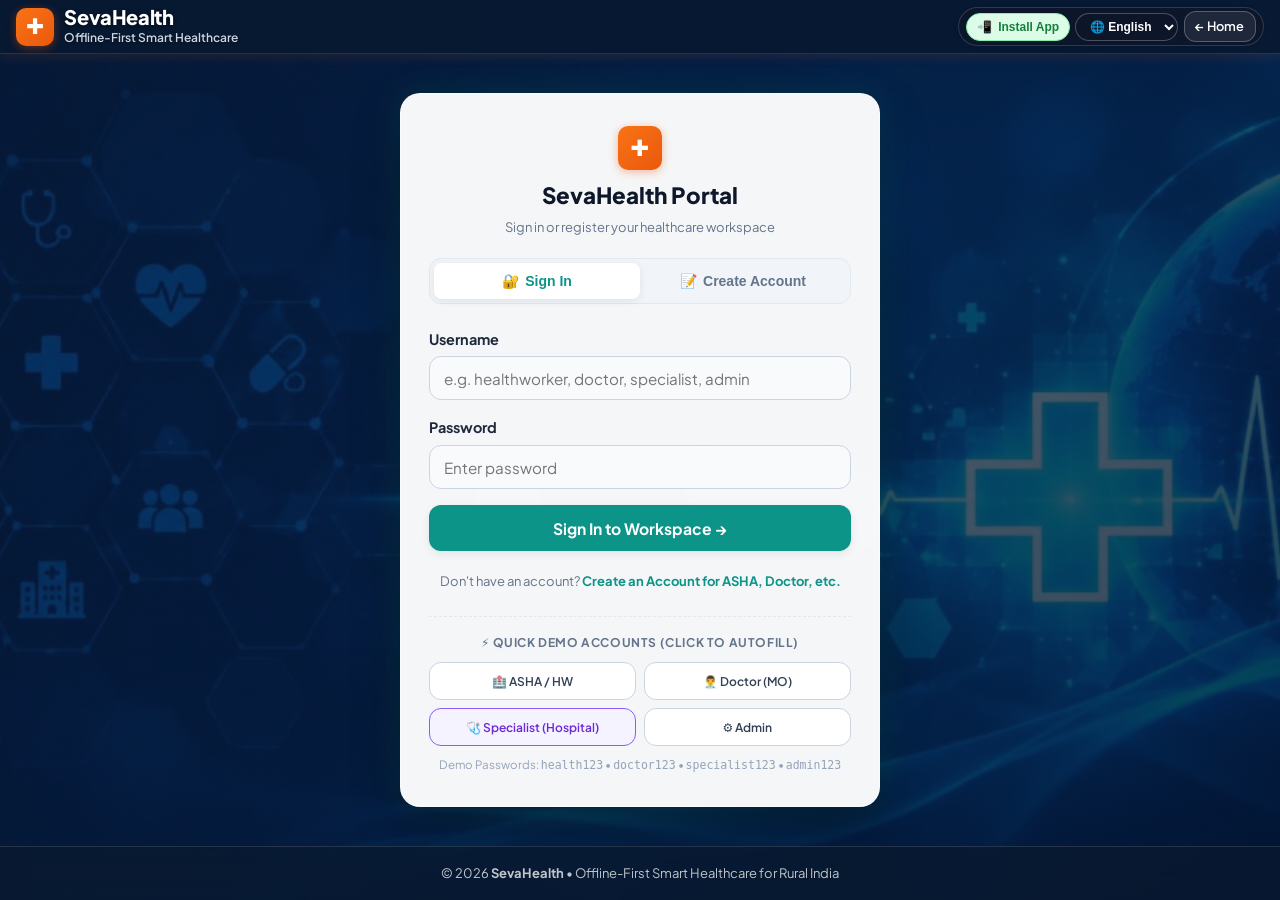
<file: frontend/specialist.html>
<!DOCTYPE html>
<html lang="en">
<head>
  <meta charset="UTF-8">
  <meta name="viewport" content="width=device-width, initial-scale=1.0, maximum-scale=1.0, user-scalable=no, viewport-fit=cover">
  <title>Specialist Workspace - SevaHealth</title>
  <meta name="description" content="District Specialty Hospital Specialist Consultation Portal. Review inbound referred rural patients and view complete longitudinal EHR records.">
  <link rel="manifest" href="manifest.json">
  <link rel="icon" type="image/png" sizes="192x192" href="icons/icon-192.png">
  <link rel="apple-touch-icon" href="icons/icon-192.png">
  <meta name="theme-color" content="#ea580c">
  <meta name="apple-mobile-web-app-capable" content="yes">
  <meta name="apple-mobile-web-app-status-bar-style" content="default">
  <link rel="preconnect" href="https://fonts.googleapis.com">
  <link rel="preconnect" href="https://fonts.gstatic.com" crossorigin>
  <link href="https://fonts.googleapis.com/css2?family=Plus+Jakarta+Sans:wght@400;500;600;700;800&display=swap" rel="stylesheet">
  <link rel="stylesheet" href="css/style.css?v=4.2.0">
</head>
<body class="page-specialist">

  <!-- Top Navigation Header -->
  <header class="site-header">
    <div class="header-container">
      <a href="dashboard.html" class="brand">
        <div class="brand-icon" style="background: linear-gradient(135deg, #f97316, #ea580c) !important; color: #ffffff !important; box-shadow: 0 2px 8px rgba(234, 88, 12, 0.4) !important;">✚</div>
        <div class="brand-text">
          <h1 data-i18n="app_title">SevaHealth</h1>
          <span data-i18n="app_subtitle">Offline-First Smart Healthcare</span>
        </div>
      </a>

      <div class="header-controls">
        <span id="network-status-badge" class="badge badge-status-online">
          <span class="badge-status-dot status-online"></span>
          <span>ONLINE</span>
        </span>

        <div class="desktop-only-header" style="display: inline-flex; align-items: center; gap: 0.35rem;">
          <button id="btn-install-pwa" class="btn btn-outline btn-sm btn-pwa-pill" onclick="triggerPWAInstall()" title="Install SevaHealth App for offline use">
            <span>✓</span> <span data-i18n="app_installed">Installed</span>
          </button>

          <button id="btn-toggle-offline-demo" class="btn btn-outline btn-sm" onclick="toggleSimulatedOffline()">
            📡 Simulate Offline
          </button>

          <span id="sync-status-indicator" class="badge badge-primary">☁️ All synced</span>
          <button id="btn-sync-now" class="btn btn-primary btn-sm" onclick="syncPendingRecords()" data-i18n="sync_now">🔄 Sync Now</button>

          <span id="user-role-badge" class="badge badge-specialist">🩺 Specialist</span>
          <button id="btn-logout" class="btn btn-danger-outline btn-sm" onclick="logout()" data-i18n="sign_out">↪ Sign Out</button>
        </div>

        <button id="btn-mobile-menu" class="btn-mobile-menu" aria-label="Open Actions Menu">
          <span>☰</span>
        </button>
      </div>
    </div>
  </header>

  <!-- Mobile Horizontal Subnav Strip (Visible on mobile screens) -->
  <nav class="mobile-subnav-strip">
    <a href="dashboard.html" class="mobile-subnav-item">
      <span>📊</span> <span data-i18n="nav_dashboard">Dashboard</span>
    </a>
    <a href="patient.html" class="mobile-subnav-item">
      <span>🏡</span> <span data-i18n="nav_patients">Doorstep Visit</span>
    </a>
    <a href="doctor.html" class="mobile-subnav-item">
      <span>🩺</span> <span data-i18n="nav_doctor_queue">Doctor Queue</span>
    </a>
    <a href="specialist.html" class="mobile-subnav-item active">
      <span>🔬</span> <span>Specialist</span>
    </a>
    <a href="referrals.html" class="mobile-subnav-item">
      <span>🚑</span> <span data-i18n="nav_referrals">Referrals</span>
    </a>
  </nav>

  <!-- App Layout -->
  <div class="app-layout">

    <!-- Sidebar Navigation -->
    <aside class="app-sidebar">
      <nav class="sidebar-nav">
        <a href="dashboard.html" class="nav-link">
          <span>📊</span> <span data-i18n="nav_dashboard">Dashboard</span>
        </a>
        <a href="specialist.html" class="nav-link active">
          <span>🩺</span> <span>Specialist Queue</span>
        </a>
        <a href="referrals.html" class="nav-link">
          <span>🚑</span> <span data-i18n="nav_referrals">Referrals Directory</span>
        </a>
      </nav>

      <!-- Hospital Info Card in Sidebar -->
      <div style="margin-top: auto; padding: 1rem; background: var(--slate-50); border-top: 1px solid var(--slate-200); font-size: 0.75rem; color: var(--slate-600);">
        <p><strong>🏥 District Specialty Hub:</strong></p>
        <p id="sidebar-hospital-name">District Hospital Ongole - Cardiology Unit</p>
        <p style="margin-top: 0.35rem; color: #6d28d9; font-weight: 700;">Full Longitudinal EHR Access</p>
      </div>
    </aside>

    <!-- Main Workspace -->
    <main class="app-main-content">

      <!-- Specialist Welcome Banner -->
      <div style="background: linear-gradient(135deg, #4c1d95, #6d28d9, #7c3aed); color: white; border-radius: var(--radius-lg); padding: 1.75rem; margin-bottom: 1.5rem; box-shadow: var(--shadow-md);">
        <div style="display: flex; justify-content: space-between; align-items: center; flex-wrap: wrap; gap: 1rem;">
          <div>
            <div style="display: flex; align-items: center; gap: 0.5rem; margin-bottom: 0.35rem;">
              <span class="badge" style="background: rgba(255,255,255,0.2); color: #fff; border: 1px solid rgba(255,255,255,0.3);">
                🏥 District Specialty Care Hub
              </span>
              <span class="badge" style="background: #10b981; color: white;">
                ⚡ Real-time Longitudinal EHR
              </span>
            </div>
            <h2 style="font-size: 1.5rem; font-weight: 800; letter-spacing: -0.01em;">
              Specialist Clinical Consultation &amp; Referral Review
            </h2>
            <p style="font-size: 0.875rem; opacity: 0.9; margin-top: 0.25rem;">
              Logged in as <strong id="spec-doc-name">Dr. Priya Sharma</strong> &bull; <span id="spec-facility-name">District Hospital Ongole - Cardiology Unit</span>
            </p>
          </div>
          <button class="btn" style="background: white; color: #5b21b6; font-weight: 700; box-shadow: var(--shadow-sm);" onclick="refreshSpecialistQueue()">
            🔄 Refresh Queue
          </button>
        </div>
      </div>

      <!-- Specialist KPI Stat Cards -->
      <div class="cards-grid" style="margin-bottom: 1.75rem;">
        <div class="stat-card" style="border-top: 3px solid #7c3aed;">
          <div class="stat-card-header">
            <span class="stat-title">Inbound Referred Patients</span>
            <div class="stat-icon" style="background: #f5f3ff; color: #7c3aed;">🚑</div>
          </div>
          <div class="stat-value" id="spec-stat-total">0</div>
          <div class="stat-footer">Referred from Sub-Centres &amp; PHCs</div>
        </div>

        <div class="stat-card" style="border-top: 3px solid var(--risk-red);">
          <div class="stat-card-header">
            <span class="stat-title">Emergency (RED) Escalations</span>
            <div class="stat-icon" style="background: #fef2f2; color: #ef4444;">🚨</div>
          </div>
          <div class="stat-value" id="spec-stat-emergency" style="color: var(--risk-red);">0</div>
          <div class="stat-footer">Immediate hospital attention</div>
        </div>

        <div class="stat-card" style="border-top: 3px solid var(--risk-yellow);">
          <div class="stat-card-header">
            <span class="stat-title">Pending Specialist Review</span>
            <div class="stat-icon" style="background: #fffbeb; color: #f59e0b;">⏳</div>
          </div>
          <div class="stat-value" id="spec-stat-pending">0</div>
          <div class="stat-footer">Awaiting clinical advice</div>
        </div>

        <div class="stat-card" style="border-top: 3px solid var(--risk-green);">
          <div class="stat-card-header">
            <span class="stat-title">Completed Consultations</span>
            <div class="stat-icon" style="background: #ecfdf5; color: #10b981;">✅</div>
          </div>
          <div class="stat-value" id="spec-stat-completed">0</div>
          <div class="stat-footer">Reviewed / Discharged</div>
        </div>
      </div>

      <!-- Inbound Referrals Directory Card -->
      <div class="workspace-card">
        
        <div style="display: flex; justify-content: space-between; align-items: center; margin-bottom: 1.25rem; flex-wrap: wrap; gap: 1rem;">
          <div style="display: flex; align-items: center; gap: 0.75rem;">
            <h3 style="font-size: 1.2rem; font-weight: 700; color: var(--slate-900);">
              📋 Inbound Referred Patients Directory
            </h3>
            <span id="spec-count-badge" class="badge badge-specialist">Loading...</span>
          </div>

          <!-- Search & Filter Controls -->
          <div style="display: flex; gap: 0.75rem; align-items: center; flex-wrap: wrap; width: 100%; max-width: 600px;">
            <div style="flex: 1; min-width: 180px;">
              <input
                type="text"
                id="search-spec-input"
                class="form-input"
                placeholder="🔍 Search patient, ID, village..."
                style="min-height: 38px;"
              >
            </div>

            <select id="filter-spec-priority" class="form-select" style="min-height: 38px; width: auto; flex-shrink: 0;">
              <option value="">All Priorities</option>
              <option value="Emergency">🚨 Emergency Only</option>
              <option value="Priority">⚠️ Priority (24h)</option>
              <option value="Routine">Routine Elective</option>
            </select>

            <select id="filter-spec-status" class="form-select" style="min-height: 38px; width: auto; flex-shrink: 0;">
              <option value="">All Statuses</option>
              <option value="Sent">Sent / Incoming</option>
              <option value="Accepted">Accepted</option>
              <option value="In Progress">In Progress</option>
              <option value="Completed">Completed</option>
            </select>
          </div>
        </div>

        <div class="table-scroll-hint">
          <span>👆</span> <span>Swipe table horizontally to see full clinical details and actions</span>
        </div>

        <!-- Inbound Table -->
        <div class="table-responsive">
          <table class="data-table">
            <thead>
              <tr>
                <th>Referral ID</th>
                <th>Patient Details</th>
                <th>Origin Facility &amp; Doctor</th>
                <th>Specialty Destination</th>
                <th>Reason for Referral</th>
                <th>Priority</th>
                <th>Status Loop</th>
                <th style="text-align: right;">Actions</th>
              </tr>
            </thead>
            <tbody id="spec-referrals-list-body">
              <tr><td colspan="8" style="text-align: center; padding: 2.5rem;">Loading referred patients...</td></tr>
            </tbody>
          </table>
        </div>

      </div>

    </main>
  </div>

  <!-- =========================================================================
       Comprehensive Specialist Longitudinal EHR Record Modal
       ========================================================================= -->
  <div id="specialist-ehr-modal" class="modal-backdrop" style="display: none;">
    <div class="modal-card" style="max-width: 900px; width: 95%;">
      
      <div class="modal-header" style="margin-bottom: 1rem;">
        <div style="display: flex; align-items: center; gap: 0.75rem;">
          <div class="brand-icon" style="width: 38px; height: 38px; font-size: 1.25rem; background: linear-gradient(135deg, #6d28d9, #4c1d95);">📖</div>
          <div>
            <h3 style="font-size: 1.3rem; font-weight: 800; color: var(--slate-900);">
              Complete Longitudinal Electronic Health Record (EHR)
            </h3>
            <p style="font-size: 0.8125rem; color: var(--slate-500);">
              Full continuum of care: ASHA Doorstep Intake &rarr; Smart Triage &rarr; PHC Doctor Consult &rarr; Diagnostics &rarr; Specialist Loop
            </p>
          </div>
        </div>
        <button class="modal-close-btn" onclick="closeSpecialistEhrModal()">&times;</button>
      </div>

      <div id="specialist-ehr-modal-body">
        <div style="text-align: center; padding: 3rem;">Loading complete patient record...</div>
      </div>

    </div>
  </div>

  <!-- =========================================================================
       Specialist Review & Clinical Feedback Modal
       ========================================================================= -->
  <div id="specialist-review-modal" class="modal-backdrop" style="display: none;">
    <div class="modal-card" style="max-width: 620px;">
      
      <div class="modal-header">
        <div>
          <span class="badge badge-specialist" style="margin-bottom: 0.25rem;">Hospital Specialist Action</span>
          <h3 style="font-size: 1.25rem; font-weight: 800; color: var(--slate-900);">
            Record Specialist Clinical Review &amp; Advice
          </h3>
        </div>
        <button class="modal-close-btn" onclick="closeSpecialistReviewModal()">&times;</button>
      </div>

      <div style="background: var(--slate-50); border: 1px solid var(--slate-200); border-radius: var(--radius-md); padding: 1rem; margin-bottom: 1.25rem;">
        <div style="display: flex; justify-content: space-between; align-items: center; flex-wrap: wrap; gap: 0.5rem;">
          <div>
            Patient: <strong id="rev-patient-name">Patient</strong> (<span id="rev-patient-id" class="code-font">SEVA-000000</span>)
          </div>
          <span id="rev-ref-id" class="badge badge-primary">REF-000</span>
        </div>
        <div style="font-size: 0.8125rem; color: var(--slate-600); margin-top: 0.25rem;">
          Reason: <span id="rev-reason">Reason</span>
        </div>
      </div>

      <form id="specialist-review-form">
        <input type="hidden" id="rev-form-ref-id">
        <input type="hidden" id="rev-form-patient-id">

        <div class="form-group">
          <label for="rev-specialist-name" class="form-label">Reviewing Specialist Doctor *</label>
          <input type="text" id="rev-specialist-name" class="form-input" required>
        </div>

        <div class="form-group">
          <label for="rev-status-select" class="form-label">Referral Status Loop Update *</label>
          <select id="rev-status-select" class="form-select" required>
            <option value="Accepted">Accepted &bull; Patient arrival confirmed at Specialty Unit</option>
            <option value="In Progress">In Progress &bull; Under specialist diagnostic workup / ICU evaluation</option>
            <option value="Completed">Completed &bull; Specialized treatment completed / Counter-referral back to PHC</option>
          </select>
        </div>

        <div class="form-group">
          <label for="rev-notes" class="form-label">Specialist Clinical Findings &amp; Observations *</label>
          <textarea id="rev-notes" class="form-textarea" placeholder="Record specialist evaluation findings (e.g. ECG shows ST elevation, urgent echo done, stabilized on oxygen &amp; anti-ischemic therapy)..." required></textarea>
        </div>

        <div class="form-group">
          <label for="rev-action" class="form-label">Recommended Hospital Action / Follow-up Advice</label>
          <input type="text" id="rev-action" class="form-input" placeholder="e.g. Admitted to Cardiology ICU Bed #4 / Discharged with 10-day review at Chirala PHC">
        </div>

        <div style="display: flex; justify-content: flex-end; gap: 0.75rem; margin-top: 1.5rem; border-top: 1px solid var(--slate-200); padding-top: 1rem;">
          <button type="button" class="btn btn-outline" onclick="closeSpecialistReviewModal()">Cancel</button>
          <button type="submit" id="btn-submit-specialist-review" class="btn btn-primary" style="background: #6d28d9; border-color: #5b21b6;">
            Save Specialist Review &rarr;
          </button>
        </div>
      </form>

    </div>
  </div>

  <!-- FHIR Preview Modal -->
  <div id="spec-fhir-modal" class="modal-backdrop" style="display: none;">
    <div class="modal-card" style="max-width: 650px;">
      <div class="modal-header">
        <h3 style="font-size: 1.15rem; font-weight: 800;">
          🔗 FHIR R4 / ABDM Care-Context JSON Preview
        </h3>
        <button class="modal-close-btn" onclick="closeSpecFhirModal()">&times;</button>
      </div>
      <pre id="spec-fhir-json-code" style="background: #0f172a; color: #38bdf8; padding: 1rem; border-radius: var(--radius-md); font-size: 0.75rem; overflow-x: auto; max-height: 400px; font-family: monospace;"></pre>
    </div>
  </div>

  <!-- Mobile Actions Drawer & Backdrop -->
  <div id="mobile-drawer-backdrop" class="mobile-drawer-backdrop"></div>
  <div id="mobile-actions-drawer" class="mobile-actions-drawer">
    <div class="mobile-drawer-handle"></div>
    <div class="mobile-drawer-header">
      <div class="mobile-drawer-title">
        <span>✚</span> <span>SevaHealth Quick Actions</span>
      </div>
      <button id="mobile-drawer-close" class="mobile-drawer-close">&times;</button>
    </div>
    <div class="mobile-drawer-body">
      <div class="mobile-drawer-user-card">
        <div>
          <strong id="mobile-user-name" style="display: block; font-size: 0.95rem; color: var(--slate-900);">User</strong>
          <span id="mobile-user-role-badge" class="badge badge-specialist" style="margin-top: 0.25rem;">🩺 Specialist</span>
        </div>
        <span id="mobile-network-status-badge" class="badge badge-status-online">
          <span class="badge-status-dot status-online"></span>
          <span>ONLINE</span>
        </span>
      </div>

      <div style="display: grid; grid-template-columns: 1fr 1fr; gap: 0.5rem;">
        <button id="mobile-btn-toggle-offline" class="btn btn-outline btn-sm btn-block" onclick="toggleSimulatedOffline()">
          📡 Simulate Offline
        </button>
        <button id="mobile-btn-sync-now" class="btn btn-primary btn-sm btn-block" onclick="syncPendingRecords()">
          🔄 Sync Now
        </button>
      </div>

      <!-- Navigation Links in Drawer -->
      <div style="display: flex; flex-direction: column; gap: 0.4rem; margin-top: 0.5rem; margin-bottom: 0.5rem;">
        <span style="font-size: 0.75rem; font-weight: 700; color: var(--slate-500); text-transform: uppercase; letter-spacing: 0.05em;">Workspaces</span>
        <a href="dashboard.html" class="drawer-nav-item">
          <span>📊</span> <span data-i18n="nav_dashboard">Dashboard</span>
        </a>
        <a href="patient.html" class="drawer-nav-item">
          <span>🏡</span> <span data-i18n="nav_patients">Doorstep Patient Visit</span>
        </a>
        <a href="doctor.html" class="drawer-nav-item">
          <span>🩺</span> <span data-i18n="nav_doctor_queue">Doctor Queue</span>
        </a>
        <a href="specialist.html" class="drawer-nav-item active">
          <span>🔬</span> <span>Specialist Workspace</span>
        </a>
        <a href="referrals.html" class="drawer-nav-item">
          <span>🚑</span> <span data-i18n="nav_referrals">Referrals Directory</span>
        </a>
      </div>

      <div style="display: flex; align-items: center; justify-content: space-between; padding: 0.65rem 0.85rem; background: var(--slate-50); border: 1px solid var(--slate-200); border-radius: var(--radius-md);">
        <span style="font-size: 0.85rem; font-weight: 600; color: var(--slate-600);">Offline Sync Queue:</span>
        <span id="mobile-sync-status-indicator" class="badge badge-primary">☁️ All synced</span>
      </div>

      <button class="btn btn-install-app btn-block" onclick="triggerPWAInstall()">
        <span>📲</span> <span data-i18n="btn_install_app">Install SevaHealth App</span>
      </button>

      <button id="btn-mobile-logout" class="btn btn-danger-outline btn-block" onclick="logout()" data-i18n="sign_out">
        ↪ Sign Out
      </button>
    </div>
  </div>



  <!-- Scripts -->
  <script src="js/api.js?v=4.2.0"></script>
  <script src="js/i18n.js?v=4.2.0"></script>
  <script src="js/offline.js?v=4.2.0"></script>
  <script src="js/auth.js?v=4.2.0"></script>
  <script src="js/specialist.js?v=4.2.0"></script>
</body>
</html>
</file>
<file: frontend/css/style.css>
/* ==========================================================================
   SevaHealth - Responsive Healthcare Design System
   Offline-First Smart Healthcare for Rural India (SIH 2026 Prototype)
   ========================================================================== */

:root {
  /* Brand Palette */
  --primary: #0d9488;
  --primary-hover: #0f766e;
  --primary-dark: #115e59;
  --primary-light: #f0fdfa;
  --primary-border: #99f6e4;

  /* Neutrals */
  --slate-900: #0f172a;
  --slate-800: #1e293b;
  --slate-700: #334155;
  --slate-600: #475569;
  --slate-500: #64748b;
  --slate-400: #94a3b8;
  --slate-300: #cbd5e1;
  --slate-200: #e2e8f0;
  --slate-100: #f1f5f9;
  --slate-50: #f8fafc;
  --white: #ffffff;

  /* Triage Acuity Colors */
  --risk-red: #ef4444;
  --risk-red-bg: #fef2f2;
  --risk-red-border: #fca5a5;

  --risk-yellow: #f59e0b;
  --risk-yellow-bg: #fffbeb;
  --risk-yellow-border: #fcd34d;

  --risk-green: #10b981;
  --risk-green-bg: #ecfdf5;
  --risk-green-border: #86efac;

  /* Status Badges */
  --status-info: #3b82f6;
  --status-purple: #8b5cf6;

  /* Layout & Typography */
  --font-family: 'Plus Jakarta Sans', system-ui, -apple-system, sans-serif;
  --radius-sm: 8px;
  --radius-md: 12px;
  --radius-lg: 18px;
  --radius-full: 9999px;
  --shadow-xs: 0 1px 3px rgba(15, 23, 42, 0.06);
  --shadow-sm: 0 3px 8px rgba(15, 23, 42, 0.08);
  --shadow-md: 0 8px 18px rgba(15, 23, 42, 0.1);
  --shadow-lg: 0 14px 32px rgba(15, 23, 42, 0.12);
  --shadow-xl: 0 24px 44px rgba(15, 23, 42, 0.16);
  --transition: all 0.2s ease-in-out;
  --bottom-nav-height: 60px;
  --safe-bottom: env(safe-area-inset-bottom, 0px);
  --safe-top: env(safe-area-inset-top, 0px);
}

html {
  box-sizing: border-box;
  -webkit-text-size-adjust: 100%;
  overflow-x: hidden;
  width: 100%;
}

*, *::before, *::after {
  box-sizing: border-box;
  margin: 0;
  padding: 0;
}

body {
  font-family: var(--font-family);
  background-color: #f8fafc;
  background-image: radial-gradient(circle at 15% 15%, rgba(13, 148, 136, 0.08) 0%, transparent 40%),
                    radial-gradient(circle at 85% 20%, rgba(14, 165, 233, 0.08) 0%, transparent 45%),
                    linear-gradient(180deg, #f0fdfa 0%, #f8fafc 300px, #f1f5f9 100%);
  background-attachment: fixed;
  color: var(--slate-800);
  font-size: 16px;
  line-height: 1.6;
  min-height: 100vh;
  min-height: 100dvh;
  display: flex;
  flex-direction: column;
  -webkit-font-smoothing: antialiased;
  overflow-x: hidden;
  width: 100%;
  max-width: 100vw;
}

/* Page-Specific Relevant Healthcare Backgrounds */
body.page-landing {
  background: radial-gradient(circle at 15% 12%, rgba(13, 148, 136, 0.14) 0%, transparent 45%),
              radial-gradient(circle at 85% 18%, rgba(14, 165, 233, 0.14) 0%, transparent 50%),
              radial-gradient(circle at 50% 80%, rgba(16, 185, 129, 0.09) 0%, transparent 55%),
              #f8fafc;
  background-attachment: fixed;
}

body.page-login {
  background-color: #051329 !important;
  background-image: linear-gradient(135deg, rgba(8, 24, 48, 0.60) 0%, rgba(3, 15, 38, 0.78) 100%),
                    url('../images/login-bg.jpg') !important;
  background-position: center center !important;
  background-size: cover !important;
  background-repeat: no-repeat !important;
  background-attachment: fixed !important;
  min-height: 100vh !important;
  min-height: 100dvh !important;
}

body.page-dashboard {
  background: radial-gradient(circle at 90% 12%, rgba(14, 165, 233, 0.11) 0%, transparent 40%),
              radial-gradient(circle at 10% 28%, rgba(13, 148, 136, 0.10) 0%, transparent 45%),
              linear-gradient(180deg, #f0fdfa 0%, #f8fafc 240px, #f1f5f9 100%);
  background-attachment: fixed;
}

body.page-patient {
  background: radial-gradient(circle at 20% 15%, rgba(16, 185, 129, 0.12) 0%, transparent 45%),
              radial-gradient(circle at 80% 40%, rgba(13, 148, 136, 0.10) 0%, transparent 45%),
              linear-gradient(180deg, #ecfdf5 0%, #f8fafc 260px, #f1f5f9 100%);
  background-attachment: fixed;
}

body.page-doctor {
  background: radial-gradient(circle at 75% 15%, rgba(59, 130, 246, 0.11) 0%, transparent 45%),
              radial-gradient(circle at 20% 55%, rgba(13, 148, 136, 0.10) 0%, transparent 40%),
              linear-gradient(180deg, #eff6ff 0%, #f8fafc 260px, #f1f5f9 100%);
  background-attachment: fixed;
}

body.page-specialist {
  background: radial-gradient(circle at 80% 15%, rgba(139, 92, 246, 0.14) 0%, transparent 45%),
              radial-gradient(circle at 15% 45%, rgba(14, 165, 233, 0.10) 0%, transparent 40%),
              linear-gradient(180deg, #f5f3ff 0%, #f8fafc 260px, #f1f5f9 100%);
  background-attachment: fixed;
}

body.page-referrals {
  background: radial-gradient(circle at 85% 18%, rgba(245, 158, 11, 0.10) 0%, transparent 45%),
              radial-gradient(circle at 15% 35%, rgba(99, 102, 241, 0.10) 0%, transparent 45%),
              linear-gradient(180deg, #fffbeb 0%, #f8fafc 260px, #f1f5f9 100%);
  background-attachment: fixed;
}

body.page-followups {
  background: radial-gradient(circle at 25% 18%, rgba(139, 92, 246, 0.10) 0%, transparent 45%),
              radial-gradient(circle at 80% 50%, rgba(16, 185, 129, 0.10) 0%, transparent 45%),
              linear-gradient(180deg, #fdf4ff 0%, #f8fafc 260px, #f1f5f9 100%);
  background-attachment: fixed;
}

a {
  color: var(--primary);
  text-decoration: none;
  transition: var(--transition);
}

a:hover {
  color: var(--primary-hover);
}

.code-font {
  font-family: 'Consolas', 'Courier New', monospace;
  font-size: 0.95rem;
  letter-spacing: 0.04em;
}

.text-muted { color: var(--slate-500); font-size: 0.875rem; }
.text-danger { color: var(--risk-red); }

/* --------------------------------------------------------------------------
   Header & Top Navigation
   -------------------------------------------------------------------------- */
.site-header {
  background: #ffffff url('../images/header-banner.jpg?v=3.8.0') no-repeat right center / cover;
  border-bottom: 2px solid #ea580c;
  position: sticky;
  top: 0;
  z-index: 100;
  box-shadow: 0 2px 12px rgba(234, 88, 12, 0.15);
  min-height: 52px;
  display: flex;
  align-items: center;
  width: 100%;
}

.header-container {
  max-width: 1560px;
  width: 100%;
  margin: 0 auto;
  padding: 0.25rem 1rem;
  display: flex;
  align-items: center;
  justify-content: space-between;
  gap: 0.5rem;
}

.brand {
  display: flex;
  align-items: center;
  gap: 0.65rem;
  text-decoration: none;
  background: transparent !important;
  padding: 0.1rem 0;
  flex-shrink: 0;
}

.brand-icon {
  width: 38px;
  height: 38px;
  background: linear-gradient(135deg, #f97316, #ea580c) !important;
  color: #ffffff !important;
  border-radius: 10px;
  display: flex;
  align-items: center;
  justify-content: center;
  font-size: 1.35rem;
  font-weight: 800;
  box-shadow: 0 2px 8px rgba(234, 88, 12, 0.4) !important;
  flex-shrink: 0;
}

.brand-text h1 {
  font-size: 1.2rem;
  font-weight: 800;
  color: #0f172a;
  line-height: 1.1;
  letter-spacing: -0.02em;
  margin: 0;
}

.brand-text span {
  font-size: 0.72rem;
  font-weight: 600;
  color: #334155;
  display: block;
  margin-top: 0.05rem;
  white-space: nowrap;
}

.header-controls {
  display: flex;
  align-items: center;
  gap: 0.35rem;
  background: rgba(255, 255, 255, 0.88);
  backdrop-filter: blur(12px);
  -webkit-backdrop-filter: blur(12px);
  padding: 0.2rem 0.45rem;
  border-radius: 9999px;
  border: 1px solid rgba(255, 255, 255, 0.95);
  box-shadow: 0 1px 6px rgba(0, 0, 0, 0.04);
}

/* --------------------------------------------------------------------------
   Badges & Pills matching Reference Header (Ultra-Compact)
   -------------------------------------------------------------------------- */
.badge {
  display: inline-flex;
  align-items: center;
  gap: 0.25rem;
  padding: 0.25rem 0.6rem;
  font-size: 0.75rem;
  font-weight: 700;
  border-radius: 9999px;
  line-height: 1;
  white-space: nowrap;
  flex-shrink: 0;
}

#lang-select {
  width: auto !important;
  max-width: 110px !important;
  background: #ffffff;
  color: #4338ca;
  border: 1.5px solid #cbd5e1;
  border-radius: 9999px;
  font-weight: 700;
  font-size: 0.75rem !important;
  padding: 0.25rem 0.6rem !important;
  min-height: 28px !important;
  cursor: pointer;
  box-shadow: 0 1px 2px rgba(0, 0, 0, 0.04);
  outline: none;
  transition: all 0.2s ease;
  white-space: nowrap;
  flex-shrink: 0;
}

#lang-select:hover {
  border-color: #818cf8;
}

#btn-install-pwa, .btn-pwa-pill {
  background: #dcfce7 !important;
  color: #15803d !important;
  border: 1px solid #86efac !important;
  border-radius: 9999px !important;
  font-size: 0.75rem !important;
  font-weight: 700 !important;
  padding: 0.25rem 0.6rem !important;
  min-height: 28px !important;
  box-shadow: 0 1px 2px rgba(22, 163, 74, 0.08) !important;
  cursor: pointer;
  white-space: nowrap;
  flex-shrink: 0;
}

#btn-toggle-offline-demo {
  background: #f3e8ff !important;
  color: #7e22ce !important;
  border: 1px solid #d8b4fe !important;
  border-radius: 9999px !important;
  font-size: 0.75rem !important;
  font-weight: 700 !important;
  padding: 0.25rem 0.6rem !important;
  min-height: 28px !important;
  cursor: pointer;
  transition: all 0.2s ease;
  white-space: nowrap;
  flex-shrink: 0;
}

#btn-toggle-offline-demo:hover {
  background: #e9d5ff !important;
  transform: translateY(-1px);
}

.badge-status-online {
  background: #dcfce7 !important;
  color: #15803d !important;
  border: 1px solid #86efac !important;
  border-radius: 9999px !important;
  font-weight: 700 !important;
  font-size: 0.75rem !important;
  padding: 0.25rem 0.6rem !important;
  min-height: 28px !important;
  white-space: nowrap;
  flex-shrink: 0;
}

.badge-status-offline {
  background: #fee2e2 !important;
  color: #991b1b !important;
  border: 1px solid #fca5a5 !important;
  border-radius: 9999px !important;
  font-weight: 800 !important;
  font-size: 0.75rem !important;
  padding: 0.25rem 0.6rem !important;
  min-height: 28px !important;
  white-space: nowrap;
  flex-shrink: 0;
  animation: pulse 2s infinite;
}

.badge-status-dot {
  width: 7px;
  height: 7px;
  border-radius: 50%;
  background-color: currentColor;
}

.status-online {
  color: #16a34a !important;
  background-color: #16a34a !important;
  box-shadow: 0 0 5px #16a34a;
}

.status-offline {
  color: #dc2626 !important;
  background-color: #dc2626 !important;
}

#sync-status-indicator, .badge-primary {
  background: #e0f2fe !important;
  color: #0369a1 !important;
  border: 1px solid #7dd3fc !important;
  border-radius: 9999px !important;
  font-weight: 700 !important;
  font-size: 0.75rem !important;
  padding: 0.25rem 0.6rem !important;
  min-height: 28px !important;
  white-space: nowrap;
  flex-shrink: 0;
}

#btn-sync-now {
  background: #0d9488 !important;
  color: #ffffff !important;
  border: none !important;
  border-radius: 9999px !important;
  font-weight: 700 !important;
  font-size: 0.75rem !important;
  padding: 0.25rem 0.75rem !important;
  min-height: 28px !important;
  box-shadow: 0 2px 6px rgba(13, 148, 136, 0.25) !important;
  cursor: pointer;
  transition: all 0.2s ease;
  white-space: nowrap;
  flex-shrink: 0;
}

#btn-sync-now:hover {
  background: #0f766e !important;
  transform: translateY(-1px);
  box-shadow: 0 3px 10px rgba(13, 148, 136, 0.35) !important;
}

#user-role-badge {
  border-radius: 9999px !important;
  font-weight: 700 !important;
  font-size: 0.75rem !important;
  padding: 0.25rem 0.6rem !important;
  min-height: 28px !important;
  white-space: nowrap;
  flex-shrink: 0;
}

.badge-healthworker {
  background: #fef3c7 !important;
  color: #b45309 !important;
  border: 1px solid #fcd34d !important;
}

.badge-doctor {
  background: #eff6ff !important;
  color: #1d4ed8 !important;
  border: 1px solid #93c5fd !important;
}

.badge-specialist {
  background: #f5f3ff !important;
  color: #6d28d9 !important;
  border: 1px solid #c4b5fd !important;
}

.badge-admin {
  background: #fdf4ff !important;
  color: #86198f !important;
  border: 1px solid #f0abfc !important;
}

#btn-logout {
  background: #ffffff !important;
  color: #ef4444 !important;
  border: 1.5px solid #fca5a5 !important;
  border-radius: 9999px !important;
  font-weight: 700 !important;
  font-size: 0.75rem !important;
  padding: 0.25rem 0.7rem !important;
  min-height: 28px !important;
  box-shadow: 0 1px 3px rgba(239, 68, 68, 0.08) !important;
  cursor: pointer;
  transition: all 0.2s ease;
  white-space: nowrap;
  flex-shrink: 0;
}

#btn-logout:hover {
  background: #fef2f2 !important;
  border-color: #ef4444 !important;
  transform: translateY(-1px);
}

.badge-warning { background: var(--risk-yellow-bg); color: #92400e; border: 1px solid var(--risk-yellow-border); }
.badge-danger { background: var(--risk-red-bg); color: #991b1b; border: 1px solid var(--risk-red-border); }

.badge-risk-red { background: var(--risk-red-bg); color: #b91c1c; border: 1px solid var(--risk-red-border); font-weight: 800; font-size: 0.85rem; }
.badge-risk-yellow { background: var(--risk-yellow-bg); color: #b45309; border: 1px solid var(--risk-yellow-border); font-weight: 800; font-size: 0.85rem; }
.badge-risk-green { background: var(--risk-green-bg); color: #047857; border: 1px solid var(--risk-green-border); font-weight: 800; font-size: 0.85rem; }



@keyframes pulse {
  0%, 100% { opacity: 1; }
  50% { opacity: 0.6; }
}

/* --------------------------------------------------------------------------
   Buttons & Form Controls
   -------------------------------------------------------------------------- */
.btn {
  display: inline-flex;
  align-items: center;
  justify-content: center;
  gap: 0.5rem;
  font-family: inherit;
  font-size: 0.98rem;
  font-weight: 600;
  padding: 0.68rem 1.35rem;
  min-height: 46px;
  border-radius: var(--radius-md);
  border: 1px solid transparent;
  cursor: pointer;
  transition: var(--transition);
  text-decoration: none;
}

.btn-primary { background: var(--primary); color: var(--white); box-shadow: var(--shadow-sm); }
.btn-primary:hover { background: var(--primary-hover); transform: translateY(-1px); box-shadow: var(--shadow-md); }
.btn-outline { background: var(--white); color: var(--slate-700); border-color: var(--slate-300); }
.btn-outline:hover { background: var(--slate-100); color: var(--slate-900); }
.btn-danger-outline { background: transparent; color: var(--risk-red); border-color: var(--risk-red-border); }
.btn-danger-outline:hover { background: var(--risk-red-bg); }

.btn-sm { min-height: 38px; padding: 0.35rem 0.9rem; font-size: 0.875rem; }
.btn-block { width: 100%; }

.form-group { margin-bottom: 1rem; }
.form-label { display: block; font-size: 0.9rem; font-weight: 700; color: var(--slate-800); margin-bottom: 0.35rem; }

.form-grid-demographics {
  display: grid;
  grid-template-columns: repeat(3, 1fr);
  gap: 1rem;
  width: 100%;
}

.form-grid-vitals {
  display: grid;
  grid-template-columns: repeat(6, 1fr);
  gap: 0.75rem;
  width: 100%;
}

.doorstep-intake-card,
.workspace-card {
  background: var(--white);
  border-radius: var(--radius-lg);
  border: 1px solid var(--slate-200);
  padding: 1.5rem;
  margin-bottom: 1.5rem;
  box-shadow: var(--shadow-sm);
  width: 100%;
  max-width: 100%;
  overflow: hidden;
}

.table-scroll-hint {
  display: none;
  font-size: 0.75rem;
  color: #0369a1;
  background: #f0f9ff;
  border: 1px solid #bae6fd;
  border-radius: 6px;
  padding: 0.35rem 0.65rem;
  margin-bottom: 0.5rem;
  align-items: center;
  gap: 0.35rem;
  font-weight: 600;
}

.form-input, .form-select, .form-textarea {
  width: 100%;
  min-height: 44px;
  padding: 0.6rem 0.85rem;
  font-family: inherit;
  font-size: 0.95rem;
  color: var(--slate-900);
  background: var(--slate-50);
  border: 1.5px solid var(--slate-300);
  border-radius: var(--radius-md);
  transition: var(--transition);
}

.form-input:focus, .form-select:focus, .form-textarea:focus {
  outline: none;
  border-color: var(--primary);
  background: var(--white);
  box-shadow: 0 0 0 3.5px rgba(13, 148, 136, 0.18);
}

.form-textarea { min-height: 90px; resize: vertical; }

.voice-recording {
  background: #fee2e2 !important;
  color: #b91c1c !important;
  border-color: #f87171 !important;
  animation: pulse 1s infinite;
}

/* --------------------------------------------------------------------------
   App Layout Shell
   -------------------------------------------------------------------------- */
.app-layout {
  display: flex;
  flex: 1;
  min-height: calc(100vh - 56px);
  background: transparent;
  width: 100%;
  max-width: 100%;
  box-sizing: border-box;
}

.app-sidebar {
  width: 260px;
  min-width: 260px;
  max-width: 260px;
  flex-shrink: 0;
  background: rgba(255, 255, 255, 0.96);
  backdrop-filter: blur(10px);
  border-right: 1px solid var(--slate-200);
  display: flex;
  flex-direction: column;
  box-shadow: var(--shadow-xs);
  box-sizing: border-box;
}

.sidebar-nav {
  padding: 1.25rem 0.85rem;
  display: flex;
  flex-direction: column;
  gap: 0.45rem;
}

.nav-link {
  display: flex;
  align-items: center;
  gap: 0.85rem;
  padding: 0.75rem 1rem;
  border-radius: var(--radius-md);
  color: var(--slate-700);
  font-size: 0.95rem;
  font-weight: 600;
  text-decoration: none;
  transition: var(--transition);
}

.nav-link:hover { background: var(--slate-100); color: var(--slate-900); }
.nav-link.active { background: var(--primary-light); color: var(--primary-dark); border: 1px solid var(--primary-border); font-weight: 700; }

.app-main-content {
  flex: 1 1 0%;
  min-width: 0; /* CRUCIAL: Enables flex child to shrink properly */
  padding: 1.5rem 1.75rem 2.5rem;
  max-width: 100%;
  width: 100%;
  box-sizing: border-box;
  overflow-x: hidden;
}

/* Base Form Cards and Grids */
.doorstep-intake-card,
.workspace-card {
  background: var(--white);
  border: 1px solid var(--slate-200);
  border-radius: var(--radius-lg);
  padding: 1.5rem;
  margin-bottom: 1.75rem;
  box-shadow: var(--shadow-xs);
  width: 100%;
  max-width: 100%;
  box-sizing: border-box;
}

.form-grid-demographics {
  display: grid;
  grid-template-columns: repeat(auto-fit, minmax(180px, 1fr));
  gap: 1rem;
  width: 100%;
  box-sizing: border-box;
}

.form-grid-vitals {
  display: grid;
  grid-template-columns: repeat(auto-fit, minmax(130px, 1fr));
  gap: 0.75rem;
  width: 100%;
  box-sizing: border-box;
}

.form-group {
  display: flex;
  flex-direction: column;
  min-width: 0; /* Prevents grid cell blowout */
  width: 100%;
  box-sizing: border-box;
}

.form-input, .form-select, .form-textarea {
  width: 100%;
  max-width: 100%;
  min-width: 0;
  box-sizing: border-box;
}

/* --------------------------------------------------------------------------
   Dashboard & Hero Banners
   -------------------------------------------------------------------------- */
.welcome-banner {
  background: linear-gradient(135deg, var(--slate-900), #1e293b);
  color: var(--white);
  border-radius: var(--radius-lg);
  padding: 1.75rem 2rem;
  margin-bottom: 2rem;
  display: flex;
  flex-wrap: wrap;
  align-items: center;
  justify-content: space-between;
  gap: 1.25rem;
  box-shadow: var(--shadow-sm);
}

.banner-pill {
  background: rgba(255, 255, 255, 0.15);
  border: 1px solid rgba(255, 255, 255, 0.25);
  padding: 0.45rem 1rem;
  border-radius: var(--radius-full);
  font-size: 0.875rem;
  font-weight: 600;
}

/* --------------------------------------------------------------------------
   KPI Metric Cards Grid (6+ KPIs)
   -------------------------------------------------------------------------- */
.cards-grid {
  display: grid;
  grid-template-columns: repeat(auto-fit, minmax(220px, 1fr));
  gap: 1.5rem;
  margin-bottom: 2.25rem;
}

.stat-card {
  background: var(--white);
  border-radius: var(--radius-lg);
  border: 1px solid var(--slate-200);
  padding: 1.5rem;
  box-shadow: var(--shadow-xs);
  transition: var(--transition);
}

.stat-card:hover { transform: translateY(-2px); box-shadow: var(--shadow-md); }
.stat-card-header { display: flex; align-items: center; justify-content: space-between; margin-bottom: 0.6rem; }
.stat-title { font-size: 0.875rem; font-weight: 700; color: var(--slate-600); text-transform: uppercase; letter-spacing: 0.03em; }
.stat-icon { width: 38px; height: 38px; border-radius: var(--radius-md); display: flex; align-items: center; justify-content: center; font-size: 1.25rem; }
.stat-value { font-size: 2.5rem; font-weight: 800; color: var(--slate-900); line-height: 1; margin-bottom: 0.4rem; }
.stat-footer { font-size: 0.8125rem; color: var(--slate-500); }

/* --------------------------------------------------------------------------
   Smart Triage Result Box
   -------------------------------------------------------------------------- */
.triage-result-card {
  border-radius: var(--radius-lg);
  padding: 1.75rem;
  margin: 1.75rem 0;
  box-shadow: var(--shadow-md);
  border: 2px solid;
}

.triage-result-red { background: var(--risk-red-bg); border-color: var(--risk-red); }
.triage-result-yellow { background: var(--risk-yellow-bg); border-color: var(--risk-yellow); }
.triage-result-green { background: var(--risk-green-bg); border-color: var(--risk-green); }

.triage-header { display: flex; align-items: center; justify-content: space-between; margin-bottom: 1rem; flex-wrap: wrap; gap: 0.75rem; }
.triage-badge-pill { font-size: 1.15rem; padding: 0.45rem 1.15rem; border-radius: var(--radius-full); }
.triage-dest-tag { font-size: 0.95rem; font-weight: 700; background: rgba(0,0,0,0.06); padding: 0.35rem 0.85rem; border-radius: var(--radius-sm); }
.triage-row { margin-bottom: 0.6rem; font-size: 1rem; }
.triage-label { font-weight: 700; }
.triage-val { font-weight: 500; }

/* --------------------------------------------------------------------------
   Doctor Priority Queue Cards
   -------------------------------------------------------------------------- */
.doctor-queue-card {
  background: var(--white);
  border: 1px solid var(--slate-200);
  border-radius: var(--radius-lg);
  padding: 1.5rem;
  margin-bottom: 1.5rem;
  box-shadow: var(--shadow-xs);
  transition: var(--transition);
}

.queue-card-red { border-left: 6px solid var(--risk-red); background: #fffbfb; }
.queue-card-yellow { border-left: 6px solid var(--risk-yellow); background: #fffdfa; }

.queue-card-top { display: flex; align-items: center; justify-content: space-between; margin-bottom: 1rem; flex-wrap: wrap; gap: 0.85rem; }
.queue-patient-meta { display: flex; align-items: center; gap: 0.75rem; flex-wrap: wrap; }
.queue-patient-name { font-size: 1.15rem; font-weight: 800; color: var(--slate-900); }
.queue-village { font-size: 0.875rem; color: var(--slate-500); }

.queue-vitals-row { display: flex; gap: 0.6rem; flex-wrap: wrap; margin-bottom: 0.85rem; }
.v-pill { background: var(--slate-100); border: 1px solid var(--slate-200); padding: 0.35rem 0.75rem; border-radius: var(--radius-sm); font-size: 0.875rem; font-weight: 600; }

.queue-symptoms-snippet { font-size: 0.95rem; color: var(--slate-700); margin-bottom: 0.6rem; }
.queue-card-footer { font-size: 0.8125rem; color: var(--slate-500); border-top: 1px dashed var(--slate-200); padding-top: 0.6rem; }

/* --------------------------------------------------------------------------
   Care Journey Longitudinal Timeline
   -------------------------------------------------------------------------- */
.timeline-container {
  position: relative;
  padding-left: 2.25rem;
  margin-top: 1.75rem;
}

.timeline-container::before {
  content: '';
  position: absolute;
  left: 8px;
  top: 0;
  bottom: 0;
  width: 3px;
  background: var(--slate-200);
}

.timeline-item {
  position: relative;
  margin-bottom: 1.75rem;
}

.timeline-marker {
  position: absolute;
  left: -2.25rem;
  top: 4px;
  width: 19px;
  height: 19px;
  border-radius: 50%;
  background: var(--primary);
  border: 3px solid var(--white);
  box-shadow: 0 0 0 2px var(--slate-300);
}

.marker-danger { background: var(--risk-red); }
.marker-warning { background: var(--risk-yellow); }
.marker-success { background: var(--risk-green); }
.marker-info { background: var(--status-info); }
.marker-purple { background: var(--status-purple); }

.timeline-card {
  background: var(--white);
  border: 1px solid var(--slate-200);
  border-radius: var(--radius-md);
  padding: 1.25rem;
  box-shadow: var(--shadow-xs);
}

.timeline-header { display: flex; justify-content: space-between; align-items: center; margin-bottom: 0.35rem; }
.timeline-header h4 { font-size: 1.05rem; font-weight: 800; color: var(--slate-900); }
.timeline-time { font-size: 0.8125rem; color: var(--slate-400); }
.timeline-subtitle { font-size: 0.9375rem; color: var(--slate-600); }

/* --------------------------------------------------------------------------
   Tables
   -------------------------------------------------------------------------- */
.table-responsive { overflow-x: auto; background: var(--white); border-radius: var(--radius-lg); border: 1px solid var(--slate-200); }
.data-table { width: 100%; border-collapse: collapse; text-align: left; font-size: 0.95rem; }
.data-table th { background: var(--slate-50); padding: 1rem 1.15rem; font-weight: 700; color: var(--slate-700); border-bottom: 1.5px solid var(--slate-200); }
.data-table td { padding: 1rem 1.15rem; border-bottom: 1px solid var(--slate-100); vertical-align: middle; }
.data-table tr:hover { background: #f8fafc; }

/* --------------------------------------------------------------------------
   Modals
   -------------------------------------------------------------------------- */
.modal-backdrop {
  position: fixed;
  inset: 0;
  background: rgba(15, 23, 42, 0.7);
  backdrop-filter: blur(5px);
  z-index: 1000;
  display: flex;
  align-items: center;
  justify-content: center;
  padding: 1rem;
}

.modal-card {
  background: var(--white);
  border-radius: var(--radius-lg);
  max-width: 680px;
  width: 100%;
  max-height: 90vh;
  overflow-y: auto;
  box-shadow: var(--shadow-xl);
  padding: 2rem;
}

.modal-header { display: flex; align-items: center; justify-content: space-between; margin-bottom: 1.5rem; padding-bottom: 0.85rem; border-bottom: 1px solid var(--slate-200); }
.modal-close-btn { background: none; border: none; font-size: 1.75rem; cursor: pointer; color: var(--slate-400); }
.modal-close-btn:hover { color: var(--slate-800); }

/* --------------------------------------------------------------------------
   Care Journey Visual Flow (Landing Page)
   -------------------------------------------------------------------------- */
.flow-diagram {
  display: flex;
  align-items: center;
  justify-content: center;
  gap: 0.6rem;
  flex-wrap: wrap;
  margin: 2.25rem 0;
}

.flow-step {
  background: var(--white);
  border: 1.5px solid var(--slate-200);
  padding: 1rem 1.35rem;
  border-radius: var(--radius-md);
  font-size: 0.95rem;
  font-weight: 700;
  box-shadow: var(--shadow-xs);
  display: flex;
  align-items: center;
  gap: 0.5rem;
}

.flow-arrow { color: var(--primary); font-size: 1.4rem; font-weight: 800; }

/* --------------------------------------------------------------------------
   Specialist Portal & Comprehensive Longitudinal EHR Components
   -------------------------------------------------------------------------- */
.card-specialist {
  border-top: 3px solid #8b5cf6;
}

.ehr-panel-grid {
  display: grid;
  grid-template-columns: repeat(auto-fit, minmax(300px, 1fr));
  gap: 1.25rem;
  margin-top: 1rem;
}

.ehr-section-card {
  background: var(--slate-50);
  border: 1px solid var(--slate-200);
  border-radius: var(--radius-md);
  padding: 1.25rem;
}

.ehr-section-title {
  font-size: 0.95rem;
  font-weight: 800;
  color: var(--slate-800);
  margin-bottom: 0.75rem;
  display: flex;
  align-items: center;
  gap: 0.5rem;
}

.ehr-nav-tabs {
  display: flex;
  gap: 0.5rem;
  border-bottom: 1.5px solid var(--slate-200);
  margin-bottom: 1.25rem;
  overflow-x: auto;
  padding-bottom: 0.25rem;
}

.ehr-tab-btn {
  background: none;
  border: none;
  padding: 0.6rem 1rem;
  font-size: 0.875rem;
  font-weight: 700;
  color: var(--slate-500);
  border-bottom: 2.5px solid transparent;
  cursor: pointer;
  white-space: nowrap;
  transition: var(--transition);
}

.ehr-tab-btn:hover {
  color: var(--slate-900);
}

.ehr-tab-btn.active {
  color: #6d28d9;
  border-bottom-color: #7c3aed;
  background: #f5f3ff;
  border-radius: var(--radius-sm) var(--radius-sm) 0 0;
}

.vital-trend-box {
  display: flex;
  align-items: center;
  justify-content: space-between;
  padding: 0.6rem 0.85rem;
  background: var(--white);
  border: 1px solid var(--slate-200);
  border-radius: var(--radius-sm);
  margin-bottom: 0.5rem;
  font-size: 0.875rem;
}

.vital-trend-val {
  font-weight: 800;
  color: var(--slate-900);
}

/* --------------------------------------------------------------------------
   PWA App Download & Offline Installation Styles
   -------------------------------------------------------------------------- */
.btn-install-app {
  background: linear-gradient(135deg, #0d9488, #0f766e);
  color: #ffffff !important;
  border: 1px solid #14b8a6;
  font-weight: 700;
  font-size: 0.8125rem;
  padding: 0.35rem 0.85rem;
  min-height: 36px;
  border-radius: var(--radius-full);
  display: inline-flex;
  align-items: center;
  gap: 0.4rem;
  box-shadow: 0 2px 8px rgba(13, 148, 136, 0.25);
  cursor: pointer;
  transition: all 0.2s ease;
}

.btn-install-app:hover {
  background: linear-gradient(135deg, #0f766e, #115e59);
  transform: translateY(-1px);
  box-shadow: 0 4px 12px rgba(13, 148, 136, 0.35);
  color: #ffffff !important;
}

.btn-install-app.installed {
  background: #ecfdf5;
  color: #065f46 !important;
  border: 1px solid #a7f3d0;
  box-shadow: none;
  cursor: default;
}

.pwa-device-step {
  display: flex;
  align-items: flex-start;
  gap: 0.85rem;
  background: #ffffff;
  border: 1px solid var(--slate-200);
  border-radius: var(--radius-md);
  padding: 1rem;
  margin-bottom: 0.75rem;
}

.pwa-step-number {
  background: #f0fdfa;
  color: #0d9488;
  border: 1.5px solid #99f6e4;
  width: 28px;
  height: 28px;
  border-radius: 50%;
  font-weight: 800;
  font-size: 0.875rem;
  flex-shrink: 0;
}

/* --------------------------------------------------------------------------
   Login Page HD / Glassmorphism Styles
   -------------------------------------------------------------------------- */
body.page-login {
  min-height: 100vh;
  display: flex;
  flex-direction: column;
}

body.page-login .site-header {
  background: rgba(8, 24, 48, 0.88) !important;
  backdrop-filter: blur(16px);
  -webkit-backdrop-filter: blur(16px);
  border-bottom: 1px solid rgba(255, 255, 255, 0.12) !important;
}

body.page-login .site-header .brand {
  background: transparent !important;
}

body.page-login .brand-text h1 {
  color: #ffffff !important;
  font-size: 1.25rem !important;
  font-weight: 800 !important;
  text-shadow: 0 1px 4px rgba(0, 0, 0, 0.5) !important;
}

body.page-login .brand-text span {
  color: #cbd5e1 !important;
  font-size: 0.75rem !important;
  font-weight: 600 !important;
  text-shadow: 0 1px 2px rgba(0, 0, 0, 0.4) !important;
}

body.page-login .header-controls {
  background: rgba(15, 23, 42, 0.75) !important;
  border-color: rgba(255, 255, 255, 0.15) !important;
}

body.page-login .site-header .btn-outline {
  border-color: rgba(255, 255, 255, 0.25);
  color: #ffffff;
  background: rgba(255, 255, 255, 0.08);
}

body.page-login .site-header .btn-outline:hover {
  background: rgba(255, 255, 255, 0.2);
  border-color: rgba(255, 255, 255, 0.5);
}

body.page-login #lang-select {
  background: rgba(15, 23, 42, 0.85) !important;
  color: #ffffff !important;
  border-color: rgba(255, 255, 255, 0.25) !important;
}

.login-card-container {
  flex: 1;
  display: flex;
  align-items: center;
  justify-content: center;
  padding: 2rem 1rem;
}

.login-card {
  background: rgba(255, 255, 255, 0.96);
  backdrop-filter: blur(24px);
  -webkit-backdrop-filter: blur(24px);
  width: 100%;
  max-width: 480px;
  border-radius: 20px;
  border: 1px solid rgba(255, 255, 255, 0.6);
  box-shadow: 0 20px 45px rgba(0, 0, 0, 0.35), 0 0 35px rgba(13, 148, 136, 0.2);
  padding: 2rem 1.75rem;
  transition: max-width 0.25s ease, transform 0.2s ease, box-shadow 0.2s ease;
}

.login-card.register-mode {
  max-width: 540px;
}

/* Auth Tabs */
.auth-tabs {
  display: flex;
  background: #f1f5f9;
  padding: 4px;
  border-radius: 12px;
  margin-bottom: 1.5rem;
  border: 1px solid #e2e8f0;
}

.auth-tab-btn {
  flex: 1;
  padding: 0.625rem 0.75rem;
  border: none;
  background: transparent;
  color: #64748b;
  font-weight: 600;
  font-size: 0.875rem;
  border-radius: 8px;
  cursor: pointer;
  transition: all 0.2s ease;
  display: flex;
  align-items: center;
  justify-content: center;
  gap: 0.375rem;
}

.auth-tab-btn:hover {
  color: #0f172a;
}

.auth-tab-btn.active {
  background: #ffffff;
  color: #0d9488;
  box-shadow: 0 2px 8px rgba(0, 0, 0, 0.08);
}

/* Role Selector Grid */
.role-select-grid {
  display: grid;
  grid-template-columns: repeat(2, 1fr);
  gap: 0.625rem;
  margin-bottom: 1rem;
}

.role-radio-card {
  position: relative;
  display: flex;
  flex-direction: column;
  padding: 0.75rem 0.625rem;
  border: 2px solid #e2e8f0;
  border-radius: 10px;
  background: #f8fafc;
  cursor: pointer;
  transition: all 0.2s ease;
  text-align: left;
}

.role-radio-card:hover {
  border-color: #cbd5e1;
  background: #ffffff;
}

.role-radio-card input[type="radio"] {
  position: absolute;
  opacity: 0;
  pointer-events: none;
}

.role-radio-card.active,
.role-radio-card:has(input[type="radio"]:checked) {
  border-color: #0d9488;
  background: #f0fdfa;
  box-shadow: 0 0 0 1px #0d9488;
}

.role-radio-card .role-title {
  font-size: 0.8125rem;
  font-weight: 700;
  color: #1e293b;
  display: flex;
  align-items: center;
  gap: 0.375rem;
}

.role-radio-card .role-desc {
  font-size: 0.7rem;
  color: #64748b;
  margin-top: 0.2rem;
  line-height: 1.25;
}

.role-radio-card.specialist-card.active,
.role-radio-card.specialist-card:has(input[type="radio"]:checked) {
  border-color: #8b5cf6;
  background: #f5f3ff;
  box-shadow: 0 0 0 1px #8b5cf6;
}

.role-radio-card.specialist-card .role-title {
  color: #4c1d95;
}

/* Form switch prompt text */
.auth-switch-prompt {
  text-align: center;
  margin-top: 1.25rem;
  font-size: 0.8125rem;
  color: #64748b;
}

.auth-switch-prompt a {
  color: #0d9488;
  font-weight: 700;
  text-decoration: none;
  cursor: pointer;
}

.auth-switch-prompt a:hover {
  text-decoration: underline;
}

/* Success alert */
.alert-success-custom {
  display: flex;
  align-items: center;
  gap: 0.5rem;
  padding: 0.75rem 1rem;
  border-radius: 10px;
  font-size: 0.875rem;
  margin-bottom: 1.25rem;
  background: #ecfdf5;
  border: 1px solid #6ee7b7;
  color: #065f46;
}

body.page-login footer {
  background: rgba(10, 25, 47, 0.72) !important;
  backdrop-filter: blur(16px);
  -webkit-backdrop-filter: blur(16px);
  border-top: 1px solid rgba(255, 255, 255, 0.12) !important;
  color: rgba(255, 255, 255, 0.75) !important;
}

/* --------------------------------------------------------------------------
   Mobile Header Quick Action Button & Mobile Actions Drawer / Sheet
   -------------------------------------------------------------------------- */
.btn-mobile-menu {
  display: none;
  background: #0d9488;
  color: #ffffff;
  border: none;
  border-radius: 9999px;
  width: 34px;
  height: 34px;
  align-items: center;
  justify-content: center;
  font-size: 1.15rem;
  cursor: pointer;
  box-shadow: 0 2px 6px rgba(13, 148, 136, 0.3);
  transition: all 0.2s ease;
  flex-shrink: 0;
}

.btn-mobile-menu:hover, .btn-mobile-menu:active {
  background: #0f766e;
  transform: scale(1.05);
}

.mobile-drawer-backdrop {
  position: fixed;
  inset: 0;
  background: rgba(15, 23, 42, 0.6);
  backdrop-filter: blur(4px);
  -webkit-backdrop-filter: blur(4px);
  z-index: 1000;
  opacity: 0;
  visibility: hidden;
  transition: opacity 0.25s ease, visibility 0.25s ease;
}

.mobile-drawer-backdrop.active {
  opacity: 1;
  visibility: visible;
}

.mobile-actions-drawer {
  position: fixed;
  bottom: 0;
  left: 0;
  right: 0;
  background: #ffffff;
  border-top-left-radius: 24px;
  border-top-right-radius: 24px;
  box-shadow: 0 -10px 40px rgba(0, 0, 0, 0.25);
  z-index: 1001;
  padding: 1.25rem 1.25rem calc(1.5rem + env(safe-area-inset-bottom, 0px));
  transform: translateY(100%);
  transition: transform 0.3s cubic-bezier(0.16, 1, 0.3, 1);
  max-height: 85vh;
  overflow-y: auto;
}

.mobile-actions-drawer.active {
  transform: translateY(0);
}

.mobile-drawer-handle {
  width: 44px;
  height: 5px;
  background: #cbd5e1;
  border-radius: 9999px;
  margin: 0 auto 1.25rem;
}

.mobile-drawer-header {
  display: flex;
  align-items: center;
  justify-content: space-between;
  margin-bottom: 1.25rem;
  padding-bottom: 0.75rem;
  border-bottom: 1px solid var(--slate-200);
}

.mobile-drawer-title {
  font-size: 1.15rem;
  font-weight: 800;
  color: var(--slate-900);
  display: flex;
  align-items: center;
  gap: 0.5rem;
}

.mobile-drawer-close {
  background: var(--slate-100);
  border: none;
  width: 32px;
  height: 32px;
  border-radius: 50%;
  font-size: 1.25rem;
  color: var(--slate-600);
  cursor: pointer;
  display: flex;
  align-items: center;
  justify-content: center;
}

.mobile-drawer-body {
  display: flex;
  flex-direction: column;
  gap: 0.85rem;
}

.mobile-drawer-user-card {
  display: flex;
  align-items: center;
  justify-content: space-between;
  background: var(--slate-50);
  border: 1px solid var(--slate-200);
  border-radius: var(--radius-md);
  padding: 0.85rem 1rem;
}

/* --------------------------------------------------------------------------
   Mobile App Layout & Navigation Strip
   -------------------------------------------------------------------------- */
.mobile-bottom-nav {
  display: none !important;
}

body.has-bottom-nav {
  padding-bottom: 0 !important;
}

.mobile-subnav-strip {
  display: none;
}

.drawer-nav-item {
  display: flex;
  align-items: center;
  gap: 0.65rem;
  padding: 0.65rem 0.85rem;
  border-radius: var(--radius-md);
  background: var(--slate-50);
  border: 1px solid var(--slate-200);
  color: var(--slate-800);
  text-decoration: none;
  font-size: 0.9rem;
  font-weight: 600;
  transition: all 0.15s ease;
}

.drawer-nav-item:hover, .drawer-nav-item.active {
  background: #fff7ed;
  border-color: #fdba74;
  color: #ea580c;
}

@media (max-width: 1024px) {
  .app-sidebar {
    width: 210px;
    min-width: 210px;
    max-width: 210px;
  }
  .app-main-content {
    padding: 1.25rem 1rem 2rem;
    min-width: 0;
  }
  .form-grid-vitals {
    display: grid !important;
    grid-template-columns: repeat(3, 1fr) !important;
    gap: 0.65rem !important;
  }
  .form-grid-demographics {
    display: grid !important;
    grid-template-columns: repeat(2, 1fr) !important;
    gap: 0.75rem !important;
  }
}

@media (max-width: 768px) {
  html, body {
    overflow-x: hidden !important;
    width: 100% !important;
    max-width: 100vw !important;
  }

  /* Horizontal scrollable Workspace Subnav on Mobile */
  .mobile-subnav-strip {
    display: flex;
    align-items: center;
    gap: 0.5rem;
    padding: 0.45rem 0.75rem;
    background: #ffffff;
    border-bottom: 1px solid var(--slate-200);
    overflow-x: auto;
    -webkit-overflow-scrolling: touch;
    white-space: nowrap;
    scrollbar-width: none;
    position: sticky;
    top: 52px;
    z-index: 95;
    box-shadow: 0 2px 6px rgba(15, 23, 42, 0.04);
  }

  .mobile-subnav-strip::-webkit-scrollbar {
    display: none;
  }

  .mobile-subnav-item {
    display: inline-flex;
    align-items: center;
    gap: 0.35rem;
    padding: 0.35rem 0.85rem;
    border-radius: 9999px;
    font-size: 0.825rem;
    font-weight: 600;
    color: var(--slate-700);
    background: var(--slate-100);
    text-decoration: none;
    flex-shrink: 0;
    transition: all 0.15s ease;
  }

  .mobile-subnav-item.active {
    background: linear-gradient(135deg, #f97316, #ea580c) !important;
    color: #ffffff !important;
    font-weight: 700;
    box-shadow: 0 2px 8px rgba(234, 88, 12, 0.35);
  }
  /* Viewport and App layout reset */
  body {
    padding-bottom: 0 !important;
  }

  .app-layout {
    flex-direction: column;
    min-height: auto;
  }

  .app-sidebar {
    display: none !important;
  }

  .app-main-content {
    padding: 1rem 0.85rem 2rem !important;
    max-width: 100% !important;
    width: 100% !important;
  }

  /* Compact Native Top App Bar */
  .site-header {
    min-height: 52px;
    padding: 0;
  }

  .header-container {
    padding: 0.35rem 0.75rem;
  }

  .brand-icon {
    width: 32px;
    height: 32px;
    font-size: 1.1rem;
    border-radius: 8px;
  }

  .brand-text h1 {
    font-size: 1.1rem;
    line-height: 1;
  }

  .brand-text span {
    display: none !important; /* Hide long subtitle on mobile header to prevent crowding */
  }

  /* Hide Desktop-only Header Buttons & redundant badges on Mobile */
  .desktop-only-header,
  #network-status-badge {
    display: none !important;
  }

  .btn-mobile-menu {
    display: flex !important;
  }

  .header-controls {
    padding: 0.15rem 0.35rem;
    gap: 0.35rem;
    background: transparent !important;
    border: none !important;
    box-shadow: none !important;
  }

  #lang-select {
    font-size: 0.75rem !important;
    padding: 0.2rem 0.45rem !important;
    min-height: 32px !important;
    max-width: 82px !important;
  }

  /* Native Mobile Bottom Navigation Bar (Hidden per user request) */
  body.has-bottom-nav {
    padding-bottom: 0 !important;
  }

  .mobile-bottom-nav {
    display: none !important;
  }

  .mobile-nav-item {
    flex: 1;
    display: flex;
    flex-direction: column;
    align-items: center;
    justify-content: center;
    text-decoration: none;
    color: var(--slate-500);
    padding: 4px 2px 6px;
    font-size: 0.68rem;
    font-weight: 600;
    transition: all 0.15s ease;
    position: relative;
    user-select: none;
    -webkit-tap-highlight-color: transparent;
  }

  .mobile-nav-icon {
    font-size: 1.25rem;
    line-height: 1.2;
    margin-bottom: 2px;
    transition: transform 0.2s ease;
  }

  .mobile-nav-label {
    white-space: nowrap;
    overflow: hidden;
    text-overflow: ellipsis;
    max-width: 68px;
    text-align: center;
  }

  .mobile-nav-item.active {
    color: var(--primary-dark);
    font-weight: 800;
  }

  .mobile-nav-item.active .mobile-nav-icon {
    transform: translateY(-2px) scale(1.12);
  }

  .mobile-nav-item.active::after {
    content: '';
    position: absolute;
    top: 0;
    width: 26px;
    height: 3px;
    background: var(--primary);
    border-radius: 0 0 4px 4px;
  }

  /* Responsive Cards & Metric Grids */
  .cards-grid {
    grid-template-columns: repeat(2, 1fr) !important;
    gap: 0.75rem !important;
  }

  .stat-card {
    padding: 1rem !important;
  }

  .stat-value {
    font-size: 1.85rem !important;
  }

  .welcome-banner {
    padding: 1.25rem 1rem !important;
    gap: 0.75rem !important;
  }

  .welcome-banner h2 {
    font-size: 1.15rem !important;
  }

  /* Responsive Form Grids on Mobile & Tablet */
  .form-grid-demographics {
    grid-template-columns: repeat(2, 1fr) !important;
    gap: 0.65rem !important;
  }

  .form-grid-vitals {
    grid-template-columns: repeat(2, 1fr) !important;
    gap: 0.5rem !important;
  }

  .doorstep-intake-card,
  .workspace-card {
    padding: 1rem 0.85rem !important;
    border-radius: var(--radius-md) !important;
    margin-bottom: 1.25rem !important;
  }

  /* Touch-friendly Form Inputs & Buttons */
  .form-input, .form-select, .form-textarea {
    font-size: 15px !important; /* Prevents auto-zoom on iOS Safari/Chrome */
    min-height: 44px !important;
    padding: 0.5rem 0.75rem !important;
  }

  .btn {
    min-height: 44px;
    font-size: 0.9rem;
  }

  .btn-block-mobile {
    width: 100% !important;
  }

  /* Flow Diagram on Landing Page */
  .flow-diagram {
    flex-direction: column !important;
    gap: 0.5rem !important;
  }

  .flow-arrow {
    transform: rotate(90deg) !important;
    margin: 0.15rem 0 !important;
  }

  .flow-step {
    width: 100% !important;
    justify-content: center !important;
    padding: 0.75rem 1rem !important;
  }

  /* Responsive Data Tables with Touch Momentum Scroll */
  .table-scroll-hint {
    display: flex !important;
  }

  .table-responsive {
    width: 100% !important;
    max-width: 100% !important;
    overflow-x: auto !important;
    -webkit-overflow-scrolling: touch !important;
    border-radius: var(--radius-md) !important;
    box-shadow: var(--shadow-xs);
    margin-top: 0.5rem !important;
  }

  .data-table {
    min-width: 620px !important;
    width: 100% !important;
  }

  .data-table th, .data-table td {
    padding: 0.65rem 0.6rem !important;
    font-size: 0.825rem !important;
    white-space: normal !important;
    word-break: break-word !important;
  }

  /* Doctor & Referral Queue Cards */
  .doctor-queue-card {
    padding: 1rem !important;
    border-radius: var(--radius-md) !important;
  }

  .queue-card-top {
    flex-direction: column !important;
    align-items: stretch !important;
    gap: 0.75rem !important;
  }

  .queue-patient-meta {
    width: 100% !important;
    justify-content: space-between !important;
  }

  .queue-actions {
    width: 100% !important;
  }

  .queue-actions button,
  .queue-actions .btn {
    width: 100% !important;
    text-align: center !important;
    justify-content: center !important;
  }

  .queue-vitals-row {
    display: grid !important;
    grid-template-columns: repeat(2, 1fr) !important;
    gap: 0.4rem !important;
  }

  .queue-vitals-row .v-pill {
    padding: 0.35rem 0.5rem !important;
    font-size: 0.8rem !important;
    text-align: center !important;
  }

  /* Modal Cards */
  .modal-card {
    padding: 1.25rem 1rem !important;
    max-height: 94vh !important;
    border-radius: 16px !important;
    margin: 0.5rem !important;
    width: calc(100% - 1rem) !important;
    max-width: 100% !important;
  }
}

@media (max-width: 480px) {
  .cards-grid {
    grid-template-columns: 1fr !important;
  }

  .role-select-grid {
    grid-template-columns: 1fr !important;
  }

  .login-card {
    padding: 1.5rem 1.15rem !important;
    border-radius: 16px !important;
  }

  .form-grid-demographics {
    grid-template-columns: 1fr !important;
  }

  .form-grid-vitals {
    grid-template-columns: repeat(2, 1fr) !important;
  }

  .queue-vitals-row {
    grid-template-columns: repeat(2, 1fr) !important;
  }
}
</file>
